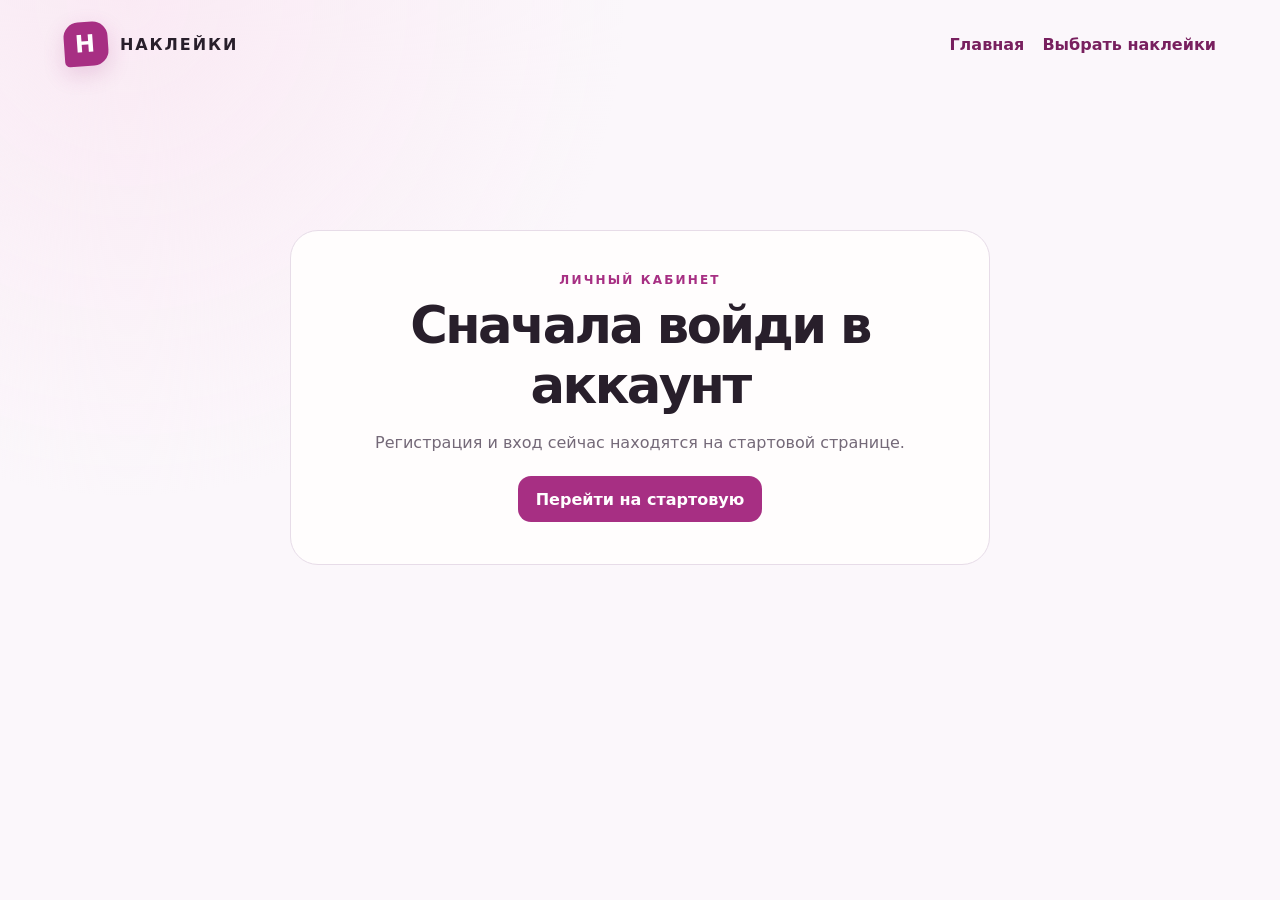
<file: account.html>
<!DOCTYPE html>
<html lang="ru">
<head>
  <meta charset="UTF-8">
  <meta name="viewport" content="width=device-width, initial-scale=1">
  <meta name="description" content="Личный кабинет покупателя наклеек.">
  <title>Личный кабинет — Наклейки</title>
  <link rel="stylesheet" href="account.css?v=20261018-3">
  <script src="layout.js?v=20261018-2" defer></script>
  <script src="local-store.js?v=20261018-3" defer></script>
  <script src="account.js?v=20261018-6" defer></script>
</head>
<body>
  <header class="cabinet-header">
    <a class="brand" href="index.html" aria-label="Наклейки — на главную">
      <span class="brand-mark" aria-hidden="true">Н</span>
      <span>НАКЛЕЙКИ</span>
    </a>
    <nav aria-label="Основная навигация">
      <a href="index.html">Главная</a>
      <a href="index.html#sections">Выбрать наклейки</a>
      <button id="cabinet-logout" type="button" hidden>Выйти</button>
    </nav>
  </header>

  <main>
    <section id="signed-out-view" class="signed-out" hidden>
      <p class="eyebrow">ЛИЧНЫЙ КАБИНЕТ</p>
      <h1>Сначала войди в аккаунт</h1>
      <p>Регистрация и вход сейчас находятся на стартовой странице.</p>
      <a class="primary-link" href="index.html">Перейти на стартовую</a>
    </section>

    <div id="cabinet-view" hidden>
      <section class="profile-card" aria-labelledby="cabinet-title">
        <span id="cabinet-avatar" class="profile-avatar" aria-hidden="true">Я</span>
        <div>
          <p class="eyebrow">ЛИЧНЫЙ КАБИНЕТ</p>
          <h1 id="cabinet-title">Мой аккаунт</h1>
          <p id="cabinet-email" class="muted"></p>
        </div>
      </section>

      <div class="cabinet-layout">
        <nav class="cabinet-menu" aria-label="Разделы личного кабинета">
          <a class="is-current" href="#current-order">Текущий заказ <span id="menu-order-count">0</span></a>
          <a href="#cart-orders">Корзина <span id="menu-cart-count">0</span></a>
          <a href="#my-orders">Мои заказы <small>после оплаты</small></a>
          <a href="#addresses">Адреса <span id="menu-address-count">0</span></a>
          <a href="#my-collection">Моя коллекция <small>скоро</small></a>
          <a href="#favorites">Избранное <span id="menu-favorites-count">0</span></a>
        </nav>

        <section id="current-order" class="order-card" aria-labelledby="order-title">
          <div class="order-card-heading">
            <div>
              <p class="eyebrow">ЛИСТ-МАКЕТ</p>
              <h2 id="order-title">Текущий заказ</h2>
            </div>
            <p id="order-updated" class="muted"></p>
          </div>

          <div id="cabinet-order-empty" class="empty-order" hidden>
            <p>На листе-макете пока нет наклеек.</p>
            <a class="primary-link" href="index.html#sections">Выбрать наклейки</a>
          </div>

          <div id="cabinet-order-content" hidden>
            <div id="cabinet-order-items" class="order-items"></div>
            <div class="order-total">
              <span id="cabinet-sticker-total"></span>
              <span id="cabinet-sheet-total"></span>
            </div>
            <div id="cabinet-address" class="saved-address" hidden>
              <strong>Адрес доставки</strong>
              <p></p>
            </div>
            <div class="order-actions">
              <a class="primary-link" href="catalog.html">Продолжить оформление заказа</a>
              <button id="save-order-to-cart" class="dark-secondary" type="button">Сохранить в корзине</button>
            </div>
          </div>
        </section>
      </div>

      <section id="cart-orders" class="drafts-section" aria-labelledby="cart-orders-title">
        <div class="drafts-heading">
          <div><p class="eyebrow">КОРЗИНА</p><h2 id="cart-orders-title">Заказы в корзине</h2></div>
          <p>Здесь можно открыть, переименовать или удалить сохранённый заказ.</p>
        </div>
        <p id="cart-orders-message" class="favorites-message" role="status" aria-live="polite"></p>
        <div id="cart-orders-empty" class="drafts-empty">Корзина пока пуста.</div>
        <div id="cart-orders-list" class="drafts-list"></div>
      </section>

      <section id="favorites" class="drafts-section favorites-section" aria-labelledby="favorites-title">
        <div class="drafts-heading">
          <div><p class="eyebrow">СОХРАНЁННЫЕ НАКЛЕЙКИ</p><h2 id="favorites-title">Избранное</h2></div>
          <p>Выбирай размер здесь или открой наклейку в каталоге, чтобы рассмотреть и настроить её.</p>
        </div>
        <div class="favorites-order-bar">
          <fieldset><legend>Размер для добавления</legend><div id="favorite-sizes" class="favorite-sizes"></div></fieldset>
          <div class="favorites-order-actions"><button id="add-all-favorites" class="primary-button" type="button">Добавить все в заказ</button><a id="favorites-to-layout" class="layout-shortcut" href="catalog.html" hidden>Перейти к листу-макету →</a></div>
        </div>
        <p id="favorites-message" class="favorites-message" role="status" aria-live="polite"></p>
        <div id="favorites-empty" class="drafts-empty">В избранном пока ничего нет. Нажми сердечко на наклейке в каталоге.</div>
        <div id="favorites-list" class="favorites-list"></div>
      </section>

      <section id="my-orders" class="drafts-section" aria-labelledby="my-orders-title">
        <div class="drafts-heading">
          <div><p class="eyebrow">ПОКУПКИ</p><h2 id="my-orders-title">Мои заказы</h2></div>
          <p>После оплаты заказ исчезнет из корзины и появится здесь.</p>
        </div>
        <div class="collection-placeholder">
          <span class="collection-placeholder-mark" aria-hidden="true">✓</span>
          <h3>Оплаченных заказов пока нет</h3>
          <p>Здесь будут храниться состав, статус и сведения об оплаченных заказах.</p>
        </div>
      </section>

      <section id="addresses" class="drafts-section" aria-labelledby="addresses-title">
        <div class="drafts-heading">
          <div><p class="eyebrow">ДОСТАВКА</p><h2 id="addresses-title">Сохранённые адреса</h2></div>
          <div class="addresses-heading-action"><p>Добавь адрес здесь или сохрани его во время оформления заказа.</p><button id="open-address-form" class="cabinet-action" type="button">Добавить адрес</button></div>
        </div>
        <form id="cabinet-address-form" class="cabinet-address-form" hidden>
          <p><span class="required-mark">*</span> — обязательные поля</p>
          <div class="cabinet-address-grid">
            <label class="address-wide" for="cabinet-recipient">Получатель: фамилия, имя и отчество <span class="required-mark">*</span><input id="cabinet-recipient" autocomplete="name" maxlength="150" placeholder="Иванов Иван Иванович" required></label>
            <label class="address-wide" for="cabinet-phone">Телефон <span class="optional-mark">необязательно</span><input id="cabinet-phone" type="tel" autocomplete="tel" inputmode="tel" maxlength="30" placeholder="+7 900 000-00-00"></label>
            <label for="cabinet-country">Страна <span class="required-mark">*</span><input id="cabinet-country" autocomplete="country-name" maxlength="80" required></label>
            <label for="cabinet-postal-code">Почтовый индекс <span class="required-mark">*</span><input id="cabinet-postal-code" autocomplete="postal-code" inputmode="numeric" maxlength="20" required></label>
            <label for="cabinet-region">Область / регион <span class="optional-mark">необязательно</span><input id="cabinet-region" autocomplete="address-level1" maxlength="100"></label>
            <label for="cabinet-city">Город / населённый пункт <span class="required-mark">*</span><input id="cabinet-city" autocomplete="address-level2" maxlength="100" required></label>
            <label class="address-wide" for="cabinet-street">Улица <span class="required-mark">*</span><input id="cabinet-street" autocomplete="street-address" maxlength="140" required></label>
            <label for="cabinet-house">Дом / корпус <span class="required-mark">*</span><input id="cabinet-house" maxlength="30" required></label>
            <label for="cabinet-apartment">Квартира / офис <span class="optional-mark">необязательно</span><input id="cabinet-apartment" maxlength="30"></label>
            <label class="address-wide" for="cabinet-comment">Комментарий <span class="optional-mark">необязательно</span><textarea id="cabinet-comment" rows="2" maxlength="300"></textarea></label>
          </div>
          <div class="address-form-actions"><button class="primary-button" type="submit">Сохранить адрес</button><button id="cancel-address-form" class="plain-button" type="button">Отмена</button></div>
        </form>
        <div id="addresses-empty" class="drafts-empty">Сохранённых адресов пока нет.</div>
        <div id="addresses-list" class="addresses-list"></div>
      </section>

      <section id="my-collection" class="drafts-section" aria-labelledby="my-collection-title">
        <div class="drafts-heading">
          <div><p class="eyebrow">ЭКСКЛЮЗИВНЫЕ КАРТОЧКИ</p><h2 id="my-collection-title">Моя коллекция</h2></div>
          <p>Здесь будут храниться эксклюзивные карточки, открытые для твоего аккаунта.</p>
        </div>
        <div class="collection-placeholder">
          <span class="collection-placeholder-mark" aria-hidden="true">✦</span>
          <h3>Коллекция пока пуста</h3>
          <p>Карточки появятся здесь после подключения механики коллекционирования.</p>
        </div>
      </section>

      <section class="future-grid" aria-label="Будущие разделы кабинета">
        <article><span>01</span><h2>История заказов</h2><p>После подключения оплаты здесь появятся завершённые заказы.</p></article>
      </section>
    </div>
  </main>

  <dialog id="account-order-switch-dialog" aria-labelledby="account-order-switch-title">
    <p class="eyebrow">ПЕРЕКЛЮЧЕНИЕ ЗАКАЗА</p>
    <h2 id="account-order-switch-title">Сохранить текущий заказ?</h2>
    <p id="account-order-switch-copy"></p>
    <p id="account-order-switch-limit" class="favorites-message" hidden></p>
    <div class="dialog-actions"><button id="account-order-switch-save" class="primary-button" type="button">Сохранить и открыть</button><button id="account-order-switch-discard" class="danger-button" type="button">Удалить и открыть</button><button id="account-order-switch-cancel" class="plain-button" type="button">Остаться на текущем</button></div>
  </dialog>

  <dialog id="cart-name-dialog" aria-labelledby="cart-name-title">
    <button class="dialog-close" type="button" data-close-dialog aria-label="Закрыть">×</button>
    <p class="eyebrow">КОРЗИНА</p>
    <h2 id="cart-name-title">Переименовать заказ</h2>
    <form id="cart-name-form">
      <label for="cart-name">Название</label>
      <input id="cart-name" type="text" maxlength="60" required>
      <div class="dialog-actions"><button class="primary-button" type="submit">Сохранить</button><button class="plain-button" type="button" data-close-dialog>Отмена</button></div>
    </form>
  </dialog>

  <dialog id="delete-cart-dialog" aria-labelledby="delete-cart-title">
    <button class="dialog-close" type="button" data-close-dialog aria-label="Закрыть">×</button>
    <p class="eyebrow">УДАЛЕНИЕ</p>
    <h2 id="delete-cart-title">Удалить заказ?</h2>
    <p id="delete-cart-copy"></p>
    <div class="dialog-actions"><button id="confirm-delete-cart" class="danger-button" type="button">Удалить из корзины</button><button class="plain-button" type="button" data-close-dialog>Отмена</button></div>
  </dialog>

  <dialog id="delete-address-dialog" aria-labelledby="delete-address-title">
    <button class="dialog-close" type="button" data-close-dialog aria-label="Закрыть">×</button>
    <p class="eyebrow">АДРЕС</p>
    <h2 id="delete-address-title">Удалить сохранённый адрес?</h2>
    <p id="delete-address-copy"></p>
    <div class="dialog-actions"><button id="confirm-delete-address" class="danger-button" type="button">Удалить</button><button class="plain-button" type="button" data-close-dialog>Отмена</button></div>
  </dialog>
</body>
</html>
</file>
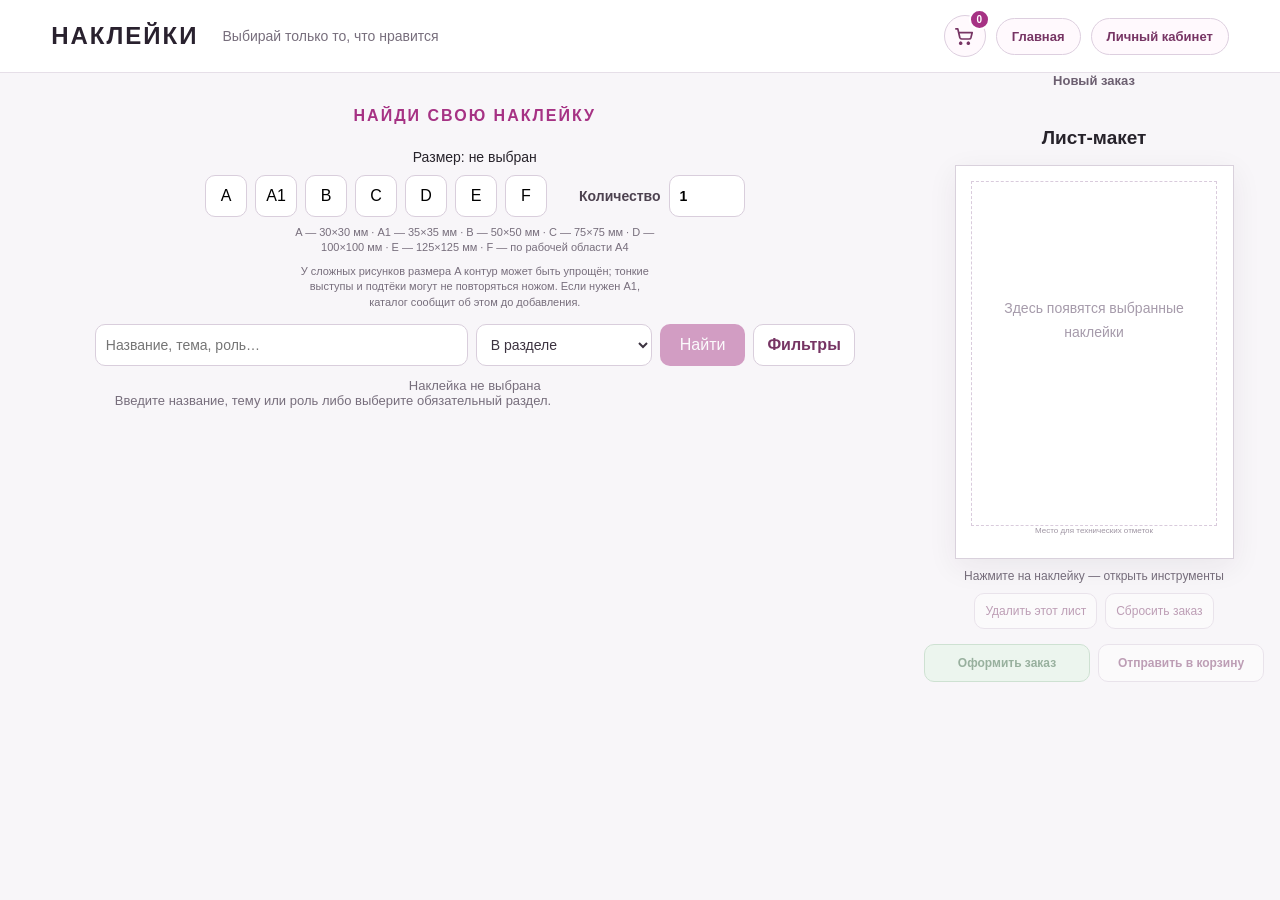
<file: catalog.html>
<!DOCTYPE html>
<html lang="ru">
<head>
<meta charset="UTF-8"><meta name="viewport" content="width=device-width, initial-scale=1">
<title>Каталог — Наклейки</title>
<link rel="stylesheet" href="catalog.css?v=20261018-2"><script src="layout.js?v=20261018-2" defer></script><script src="catalog-search.js?v=20261017-2" defer></script><script src="catalog-ranking.js?v=20261017-1" defer></script><script src="catalog-state.js?v=20261017-1" defer></script><script src="local-store.js?v=20261018-3" defer></script><script src="catalog.js?v=20261018-6" defer></script>
</head>
<body>
<header>
<a href="index.html">НАКЛЕЙКИ</a><span>Выбирай только то, что нравится</span>
<nav class="catalog-account" aria-label="Навигация по сайту">
<section id="order-summary" class="header-cart" aria-label="Корзина">
<button id="order-toggle" class="cart-button" type="button" aria-expanded="false" aria-controls="order-details" aria-label="Показать состав корзины">
<svg viewBox="0 0 24 24" aria-hidden="true"><path d="M3 4h2l2.1 9.1a2 2 0 0 0 2 1.5h7.7a2 2 0 0 0 1.9-1.4L20 8H6.2M9 19a1 1 0 1 0 0 .01M17 19a1 1 0 1 0 0 .01"/></svg>
<span id="cart-count" class="cart-count">0</span>
</button>
<div id="order-details" hidden><button id="order-close" class="cart-close" type="button" aria-label="Закрыть корзину">×</button><h2>Заказы в корзине</h2><p class="cart-help">Открой заказ, чтобы продолжить редактирование.<br><span>Пока для примера: 250 ₽ за один лист.</span></p><div id="order-items"></div><a id="cart-all-orders" class="cart-all-orders" href="account.html#cart-orders" hidden aria-label="Посмотреть все заказы в личном кабинете">•••</a></div>
</section>
<a href="index.html">Главная</a><a href="account.html">Личный кабинет</a>
</nav>
</header>
<main id="workspace">
<section id="catalog">
<h1 class="eyebrow">НАЙДИ СВОЮ НАКЛЕЙКУ</h1>
<div class="selection-panel">
<div class="controls"><fieldset><legend>Размер: <span id="selectedSizeText">не выбран</span></legend><div class="size-quantity-row"><div id="sizes"></div><label class="quantity-control" for="quantity"><span>Количество</span><input id="quantity" type="number" min="1" step="1" value="1" inputmode="numeric" aria-describedby="selected-sticker message"></label></div><p class="size-note">A — 30×30 мм · A1 — 35×35 мм · B — 50×50 мм · C — 75×75 мм · D — 100×100 мм · E — 125×125 мм · F — по рабочей области A4</p><p class="size-note">У сложных рисунков размера A контур может быть упрощён; тонкие выступы и подтёки могут не повторяться ножом. Если нужен A1, каталог сообщит об этом до добавления.</p></fieldset></div>
<section class="catalog-search" aria-label="Поиск по каталогу">
<div class="catalog-search-primary">
<label class="search-control" for="search-query"><span class="visually-hidden">Поиск</span><input id="search-query" type="search" placeholder="Название, тема, роль…" autocomplete="off" aria-controls="sticker-grid" aria-describedby="search-status"></label>
<label class="search-scope-control" for="search-scope"><span class="visually-hidden">Область поиска</span><select id="search-scope" aria-label="Область поиска"><option value="selection">В разделе</option><option value="all">Во всём каталоге</option></select></label>
<button id="apply-search" class="primary filter-apply" type="button" disabled>Найти</button>
<button id="filter-toggle" class="filter-toggle" type="button" aria-expanded="false" aria-controls="catalog-filters">Фильтры<span id="filter-count" hidden></span></button>
</div>
<div id="catalog-filters" class="catalog-filters" hidden aria-label="Фильтры каталога">
<p class="filter-hint">Сначала выберите раздел — после этого станут доступны остальные фильтры.</p>
<div class="filter-grid">
<label class="filter-control filter-section-control" for="filter-section">Раздел <span aria-hidden="true">*</span><select id="filter-section" required aria-required="true"><option value="">Выберите раздел</option></select></label>
<label class="filter-control" for="filter-character">Персонаж<select id="filter-character" disabled><option value="">Все персонажи</option></select></label>
<label class="filter-control" for="filter-role">Роль<select id="filter-role" disabled><option value="">Все роли</option></select></label>
<label class="filter-control" for="filter-mood">Настроение<select id="filter-mood" disabled><option value="">Все настроения</option></select></label>
</div>
<div class="filter-actions"><button id="clear-filters" class="filter-reset" type="button" disabled>Сбросить</button><button id="apply-filters" class="primary" type="button" disabled>Показать наклейки</button></div>
</div>
</section>
<p id="selected-sticker" class="selected-sticker" role="status"></p>
<div class="results-toolbar"><div id="active-filter-chips" class="active-filter-chips" aria-label="Активные фильтры"></div><select id="sort-results" hidden aria-hidden="true" tabindex="-1"><option value="relevance">по соответствию</option><option value="name">по названию</option><option value="catalog">по каталогу</option></select></div>
<p id="search-status" class="search-status" role="status" aria-live="polite"></p>
<p class="search-alternative"><button id="search-all-suggestion" class="secondary" type="button" hidden></button></p>
</div>
<p id="message" role="status" aria-live="polite"></p>
<div id="sticker-grid" class="sticker-grid" aria-label="Наклейки"></div>
<div class="more-results"><button id="show-more-results" class="secondary" type="button" hidden>Показать ещё</button></div>
</section>
<aside>
<div class="side-panels">
<section id="sheet-panel"><p id="active-order-name" class="active-order-name" role="status" aria-live="polite"><span id="active-order-title">Новый заказ</span><span id="active-order-dirty" hidden>Есть несохранённые изменения</span></p><div class="sheet-heading"><h2 id="sheet-title">Лист-макет</h2><span id="sheet-count"></span></div>
<div id="sheet-layout" aria-label="Лист-макет"></div><p class="muted hint">Нажмите на наклейку — открыть инструменты</p>
<div class="sheet-actions"><button id="delete-sheet" class="secondary" disabled>Удалить этот лист</button><button id="reset-order" class="secondary" disabled>Сбросить заказ</button></div>
<div id="delete-confirmation" hidden role="region" aria-label="Подтверждение удаления листа"><p id="delete-warning" role="alert"></p><div class="dialog-actions"><button id="confirm-delete-sheet" class="primary">Да, удалить лист</button><button id="cancel-delete-sheet" class="secondary">Отмена</button></div></div>
<nav id="sheet-list" aria-label="Остальные листы"></nav>
<div class="layout-order-actions"><button id="layout-checkout" class="checkout-light" type="button" disabled>Оформить заказ</button><button id="send-to-cart" class="secondary" type="button" disabled>Отправить в корзину</button></div>
</section></div></aside>
</main>
<section id="sticker-inspector" class="sticker-inspector" hidden role="dialog" aria-label="Действия с наклейкой">
<nav class="inspector-tools" aria-label="Инструменты наклейки">
<button id="inspector-delete" class="inspector-tool inspector-delete" type="button" aria-label="Удалить наклейку" aria-expanded="false" title="Удалить">×</button>
<button id="inspector-settings" class="inspector-tool inspector-settings" type="button" aria-label="Размер и количество" aria-expanded="false" title="Размер и количество"><svg viewBox="0 0 24 24" aria-hidden="true"><path d="M14.7 6.3a4 4 0 0 0-5-5L11.8 3.4 9.4 5.8 7.3 3.7a4 4 0 0 0 5 5L4 17l3 3 8.3-8.3a4 4 0 0 0 5-5l-2.1 2.1-2.4-2.4 2.1-2.1Z"/></svg></button>
<button id="inspector-add-one" class="inspector-tool inspector-add-one" type="button" aria-label="Добавить ещё одну такую же наклейку" title="Добавить такую же">+</button>
<button id="inspector-more" class="inspector-tool inspector-more" type="button" aria-label="Другие настройки" title="Другие настройки">•••</button>
<button id="inspector-info" class="inspector-tool inspector-info" type="button" aria-label="Сведения о наклейке" aria-expanded="false" title="Сведения о наклейке">i</button>
</nav>
<div class="inspector-card">
<img id="inspector-image" alt="" draggable="false"><strong id="inspector-name"></strong><span id="inspector-summary"></span>
<section id="inspector-settings-panel" class="inspector-panel inspector-settings-panel" hidden aria-label="Размер и количество">
<div class="inspector-scope" aria-label="Область изменения"><button id="scope-one" type="button" aria-pressed="true">По количеству</button><button id="scope-all" type="button" aria-pressed="false"></button></div>
<div class="inspector-size-editor"><span>Размер</span><div id="inspector-sizes" aria-label="Новый размер наклейки"></div></div>
<label for="inspector-quantity">Сколько изменить<input id="inspector-quantity" type="number" min="1" step="1" inputmode="numeric"></label>
<button id="inspector-apply" class="inspector-apply" type="button">Применить</button>
<p id="inspector-message" role="status" aria-live="polite"></p>
</section>
<section id="inspector-delete-panel" class="inspector-panel inspector-delete-panel" hidden aria-label="Подтверждение удаления">
<strong>Удалить только эту наклейку?</strong><div><button id="inspector-confirm-delete" type="button">Удалить</button><button id="inspector-cancel-delete" type="button">Отмена</button></div>
</section>
<section id="inspector-info-panel" class="inspector-panel inspector-info-panel" hidden aria-label="Сведения о наклейке">
<dl>
<div><dt>Раздел</dt><dd id="inspector-info-section"></dd></div>
<div><dt>Персонаж</dt><dd id="inspector-info-character"></dd></div>
<div><dt>Размер</dt><dd id="inspector-info-size"></dd></div>
<div><dt>В заказе</dt><dd id="inspector-info-count"></dd></div>
<div><dt>Лист</dt><dd id="inspector-info-sheet"></dd></div>
<div><dt>Обработка</dt><dd id="inspector-info-effects"></dd></div>
</dl>
<button id="inspector-find-catalog" type="button">Найти в каталоге</button>
</section>
</div>
</section>
<div id="addition-feedback" class="addition-feedback" data-context="page" hidden role="status" aria-live="polite"><span id="addition-feedback-text"></span><button id="undo-addition" type="button">Отменить</button></div>
<dialog id="preview" aria-labelledby="preview-title">
<button id="close-preview" class="close" type="button" aria-label="Закрыть увеличенный просмотр">×</button>
<div class="preview-stage">
<button id="preview-previous" class="preview-arrow preview-arrow-previous" type="button" aria-label="Предыдущая наклейка">‹</button>
<img id="preview-image" alt="Увеличенный просмотр наклейки" draggable="false">
<button id="preview-next" class="preview-arrow preview-arrow-next" type="button" aria-label="Следующая наклейка">›</button>
</div>
<div class="preview-details">
<div><h2 id="preview-title"></h2><p id="preview-position" class="muted" aria-live="polite"></p></div>
<div class="preview-details-actions"><button id="preview-character" class="secondary preview-character" type="button" hidden></button><button id="preview-favorite" class="favorite-toggle preview-favorite" type="button" aria-pressed="false" aria-label="Добавить наклейку в избранное" title="Добавить в избранное">♡</button></div>
</div>
<aside class="preview-editor-dock" aria-label="Редактирование изображения">
<button id="preview-editor-toggle" class="preview-editor-toggle" type="button" aria-expanded="false" aria-controls="preview-effects-controls" title="Редактировать изображение" aria-label="Открыть редактор изображения"><svg viewBox="0 0 24 24" aria-hidden="true"><path d="M14.7 6.3a4 4 0 0 0-5-5L11.8 3.4 9.4 5.8 7.3 3.7a4 4 0 0 0 5 5L4 17l3 3 8.3-8.3a4 4 0 0 0 5-5l-2.1 2.1-2.4-2.4 2.1-2.1Z"/></svg></button>
<section id="preview-effects-controls" class="preview-effects-controls" hidden aria-label="Обработка изображения">
<div class="preview-edit-effects">
<button id="edit-mirror" type="button" aria-pressed="false">Зеркально</button>
<button id="edit-grayscale" type="button" aria-pressed="false">Ч/Б</button>
<button id="edit-sepia" type="button" aria-pressed="false">Сепия</button>
<button id="edit-brightness" type="button" aria-pressed="false">Светлее</button>
<button id="edit-saturation" type="button" aria-pressed="false">Насыщеннее</button>
<button id="edit-reset" type="button">Сбросить эффекты</button>
</div>
<p id="preview-effects-scope" class="muted"></p>
</section>
</aside>
<div id="preview-order-controls" class="preview-order-controls" aria-label="Параметры добавления наклейки">
<fieldset><legend>Размер</legend><div id="preview-sizes" class="preview-sizes"></div><p class="size-note">У сложных рисунков размера A контур может быть упрощён; тонкие выступы и подтёки могут не повторяться ножом.</p></fieldset>
<label for="preview-quantity">Количество<input id="preview-quantity" type="number" min="1" max="20" step="1" inputmode="numeric" autocomplete="off"></label>
<button id="preview-add" class="primary" type="button">Добавить</button>
<p id="preview-message" role="status"></p>
</div>
</dialog>
<dialog id="checkout-dialog" aria-labelledby="checkout-title">
<div class="checkout-header"><h2 id="checkout-title">Проверка заказа</h2><button id="close-checkout" class="close" type="button" aria-label="Закрыть проверку заказа">×</button></div>
<form id="checkout-form">
<div class="checkout-top">
<section aria-labelledby="checkout-items-title"><h3 id="checkout-items-title">Состав заказа</h3><div id="checkout-items"></div><p id="checkout-totals" class="checkout-totals"></p></section>
<section aria-labelledby="delivery-title">
<h3 id="delivery-title">Почтовый адрес</h3>
<label id="saved-address-field" class="saved-address-field" for="saved-address" hidden>Сохранённый адрес<select id="saved-address"><option value="">Заполнить новый адрес</option></select></label>
<div class="address-grid">
<label class="address-wide" for="delivery-recipient">Получатель: фамилия, имя и отчество <span class="required-mark">*</span><input id="delivery-recipient" autocomplete="name" maxlength="150" placeholder="Иванов Иван Иванович" required></label>
<label class="address-wide" for="delivery-phone">Телефон <span class="optional-mark">необязательно</span><input id="delivery-phone" type="tel" autocomplete="tel" inputmode="tel" maxlength="30" placeholder="+7 900 000-00-00"></label>
<label for="delivery-country">Страна <span class="required-mark">*</span><input id="delivery-country" autocomplete="country-name" maxlength="80" required></label>
<label for="delivery-postal-code">Почтовый индекс <span class="required-mark">*</span><input id="delivery-postal-code" autocomplete="postal-code" inputmode="numeric" maxlength="20" required></label>
<label for="delivery-region">Область / регион <span class="optional-mark">необязательно</span><input id="delivery-region" autocomplete="address-level1" maxlength="100"></label>
<label for="delivery-city">Город / населённый пункт <span class="required-mark">*</span><input id="delivery-city" autocomplete="address-level2" maxlength="100" required></label>
<label class="address-wide" for="delivery-street">Улица <span class="required-mark">*</span><input id="delivery-street" autocomplete="street-address" maxlength="140" required></label>
<label for="delivery-house">Дом / корпус <span class="required-mark">*</span><input id="delivery-house" maxlength="30" required></label>
<label for="delivery-apartment">Квартира / офис <span class="optional-mark">необязательно</span><input id="delivery-apartment" maxlength="30"></label>
<label class="address-wide" for="delivery-comment">Комментарий <span class="optional-mark">необязательно</span><textarea id="delivery-comment" rows="2" maxlength="300"></textarea></label>
</div>
<label id="save-address-field" class="save-address-field" hidden><input id="save-address" type="checkbox">Сохранить этот адрес в личном кабинете</label>
<p class="muted">Пока адрес сохраняется только в этом браузере и никуда не отправляется.</p>
</section>
</div>
<section class="checkout-sheets-section" aria-labelledby="checkout-sheets-title"><h3 id="checkout-sheets-title">Листы заказа</h3><p class="muted checkout-sheets-hint">Нажмите на наклейку, чтобы открыть инструменты.</p><div id="checkout-sheets"></div></section>
<div class="checkout-actions"><button id="back-to-layout" class="secondary" type="button">Вернуться к макету</button><button class="primary" type="submit">Проверить заполнение</button></div>
<p id="checkout-feedback" role="status" aria-live="polite"></p>
</form>
</dialog>
<dialog id="overflow-dialog" aria-labelledby="overflow-title" aria-describedby="overflow-message overflow-next">
<h2 id="overflow-title">Не все наклейки поместились</h2>
<p id="overflow-message"></p><p id="overflow-next">В заказ добавлено всё, что удалось разместить в пределах десяти листов. Сохраните его в корзине и продолжите с новым листом-макетом — оплачивать заказ для этого не нужно.</p>
<div class="dialog-actions"><button id="overflow-checkout" class="primary" type="button">Оформить заказ</button><button id="overflow-save-cart" class="secondary" type="button">Сохранить в корзине и продолжить</button><button id="close-overflow" class="secondary" type="button">Вернуться к каталогу</button></div>
</dialog>
<dialog id="cart-rename-dialog" class="cart-action-dialog" aria-labelledby="cart-rename-title">
<form id="cart-rename-form"><h2 id="cart-rename-title">Переименовать заказ</h2><label for="cart-rename-input">Название<input id="cart-rename-input" maxlength="80" autocomplete="off" required></label><div class="dialog-actions"><button class="primary" type="submit">Сохранить</button><button id="cart-rename-cancel" class="secondary" type="button">Отмена</button></div></form>
</dialog>
<dialog id="cart-delete-dialog" class="cart-action-dialog" aria-labelledby="cart-delete-title">
<h2 id="cart-delete-title">Удалить заказ?</h2><p id="cart-delete-text"></p><div class="dialog-actions"><button id="cart-delete-confirm" class="primary danger" type="button">Удалить</button><button id="cart-delete-cancel" class="secondary" type="button">Отмена</button></div>
</dialog>
<dialog id="order-switch-dialog" class="cart-action-dialog" aria-labelledby="order-switch-title">
<h2 id="order-switch-title">Сохранить текущий заказ?</h2><p id="order-switch-copy"></p><p id="order-switch-limit" hidden><span id="order-switch-limit-text"></span> <a href="account.html#cart-orders">Перейти в корзину</a></p><div class="dialog-actions"><button id="order-switch-save" class="primary" type="button">Сохранить и открыть</button><button id="order-switch-discard" class="secondary danger-text" type="button">Удалить и открыть</button><button id="order-switch-cancel" class="secondary" type="button">Остаться на текущем</button></div>
</dialog>
<dialog id="reset-order-dialog" class="cart-action-dialog" aria-labelledby="reset-order-title">
<h2 id="reset-order-title">Сбросить заказ?</h2><p id="reset-order-text"></p><div class="dialog-actions"><button id="reset-order-confirm" class="primary danger" type="button">Сбросить заказ</button><button id="reset-order-cancel" class="secondary" type="button">Вернуться к заказу</button></div>
</dialog>
<dialog id="cart-full-dialog" class="cart-action-dialog" aria-labelledby="cart-full-title">
<h2 id="cart-full-title">Корзина заполнена</h2><p id="cart-full-copy"></p><div class="dialog-actions"><a id="cart-full-open" class="primary favorite-auth-link" href="account.html#cart-orders">Перейти в корзину</a><button id="cart-full-stay" class="secondary" type="button">Остаться в каталоге</button></div>
</dialog>
<dialog id="favorite-auth-dialog" class="favorite-auth-dialog" aria-labelledby="favorite-auth-title">
<button id="favorite-auth-close" class="close" type="button" aria-label="Закрыть">×</button>
<p class="eyebrow">ИЗБРАННОЕ</p><h2 id="favorite-auth-title">Войди в аккаунт</h2>
<p>Избранное доступно зарегистрированным пользователям и сохраняется в личном кабинете.</p>
<div class="dialog-actions"><a id="favorite-login-link" class="primary favorite-auth-link" href="index.html?account=login">Войти</a><a id="favorite-register-link" class="secondary favorite-auth-link" href="index.html?account=register">Создать аккаунт</a></div>
</dialog>
</body></html>
</file>
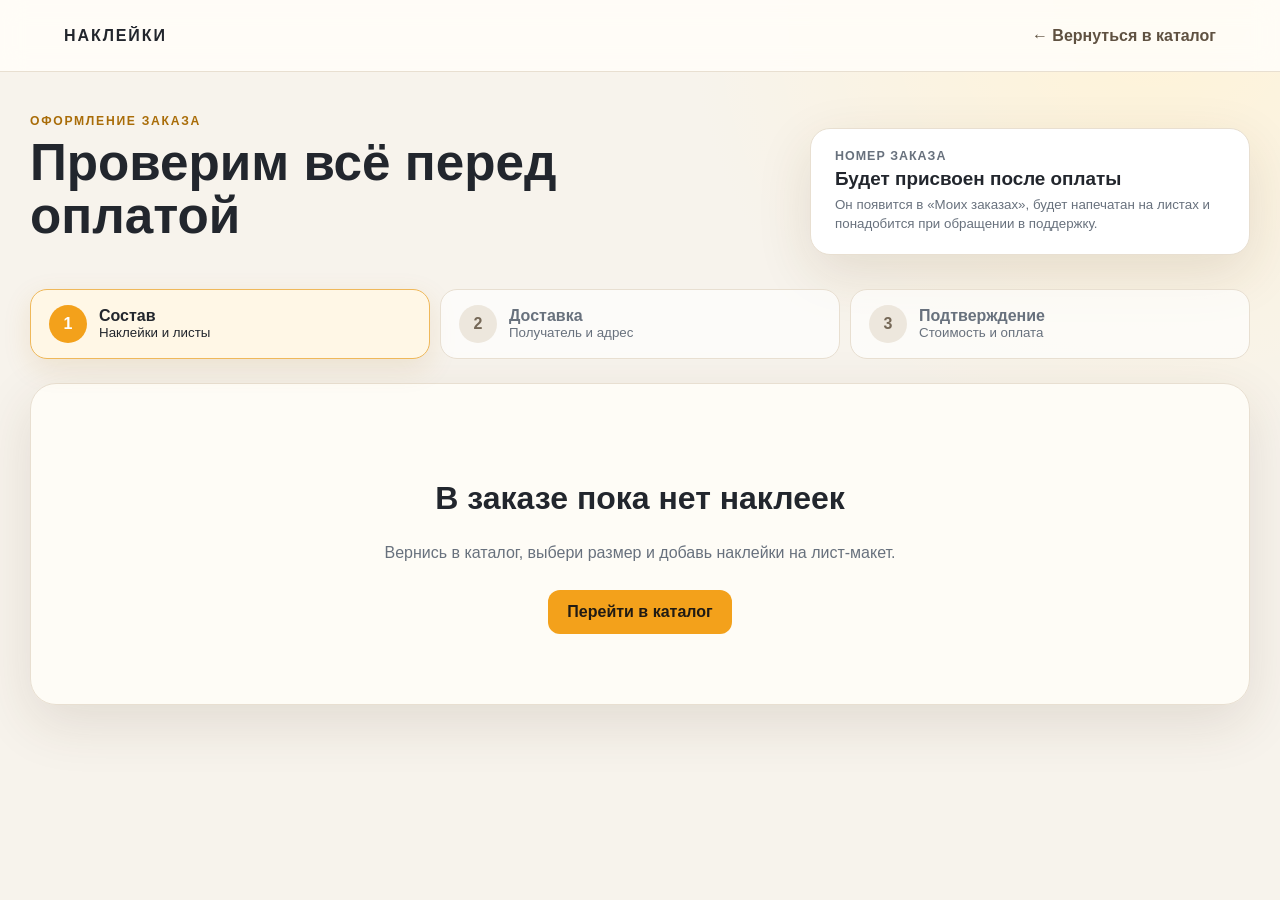
<file: checkout.html>
<!DOCTYPE html>
<html lang="ru">
<head>
  <meta charset="UTF-8">
  <meta name="viewport" content="width=device-width, initial-scale=1">
  <meta name="description" content="Проверка состава заказа, адреса доставки и итоговой стоимости.">
  <title>Оформление заказа — Наклейки</title>
  <link rel="stylesheet" href="checkout.css?v=20261018-3">
  <script src="layout.js?v=20261018-2" defer></script>
  <script src="local-store.js?v=20261018-3" defer></script>
  <script src="checkout.js?v=20261018-2" defer></script>
</head>
<body>
  <header class="checkout-header">
    <a class="brand" href="index.html">НАКЛЕЙКИ</a>
    <a class="return-link" href="catalog.html">← Вернуться в каталог</a>
  </header>

  <main>
    <section class="checkout-intro" aria-labelledby="checkout-title">
      <div><p class="eyebrow">ОФОРМЛЕНИЕ ЗАКАЗА</p><h1 id="checkout-title">Проверим всё перед оплатой</h1><p id="working-order-name" class="working-order-name"></p></div>
      <div class="public-order-id"><span>Номер заказа</span><strong>Будет присвоен после оплаты</strong><small>Он появится в «Моих заказах», будет напечатан на листах и понадобится при обращении в поддержку.</small></div>
    </section>

    <nav class="checkout-steps" aria-label="Этапы оформления">
      <button type="button" data-step-button="1"><span>1</span><strong>Состав</strong><small>Наклейки и листы</small></button>
      <button type="button" data-step-button="2"><span>2</span><strong>Доставка</strong><small>Получатель и адрес</small></button>
      <button type="button" data-step-button="3"><span>3</span><strong>Подтверждение</strong><small>Стоимость и оплата</small></button>
    </nav>

    <section id="empty-order" class="empty-order" hidden>
      <h2>В заказе пока нет наклеек</h2>
      <p>Вернись в каталог, выбери размер и добавь наклейки на лист-макет.</p>
      <a class="primary-link" href="catalog.html">Перейти в каталог</a>
    </section>

    <section id="step-1" class="checkout-step" aria-labelledby="step-1-title">
      <div class="step-heading"><div><p class="eyebrow">ШАГ 1 ИЗ 3</p><h2 id="step-1-title">Состав заказа</h2></div><p>Проверь наклейки и расположение на листах. Для редактирования вернись к листу-макету.</p></div>
      <div class="summary-grid">
        <article><span>Наклеек</span><strong id="summary-stickers">0</strong></article>
        <article><span>Листов</span><strong id="summary-sheets">0</strong></article>
        <article><span>Предварительно</span><strong id="summary-price">0 ₽</strong></article>
      </div>
      <div class="composition-layout">
        <section class="composition-card" aria-labelledby="composition-title"><h3 id="composition-title">Что входит в заказ</h3><div id="composition-list"></div></section>
        <section class="sheets-card" aria-labelledby="sheets-title"><div class="sheets-heading"><h3 id="sheets-title">Листы заказа</h3><p>Нажми на наклейку, если хочешь удалить её из заказа.</p></div><div id="checkout-sheets" class="checkout-sheets"></div></section>
      </div>
      <div class="step-actions"><a class="secondary-link" href="catalog.html">Вернуться к листу-макету</a><button id="to-delivery" class="primary-button" type="button">Всё верно — перейти к доставке</button></div>
    </section>

    <section id="step-2" class="checkout-step" aria-labelledby="step-2-title" hidden>
      <div class="step-heading"><div><p class="eyebrow">ШАГ 2 ИЗ 3</p><h2 id="step-2-title">Адрес доставки</h2></div><p><span class="required-mark">*</span> — обязательные поля</p></div>

      <aside id="registration-offer" class="registration-offer" hidden>
        <div><strong>Хочешь сохранить адрес для следующих заказов?</strong><p>Зарегистрируйся — после возвращения сюда введённые данные останутся в текущем заказе.</p></div>
        <div><a id="checkout-register" class="primary-link" href="index.html">Зарегистрироваться</a><a id="checkout-login" class="text-link" href="index.html">У меня уже есть аккаунт</a></div>
      </aside>

      <form id="delivery-form" novalidate>
        <label id="saved-address-field" class="saved-address-field" hidden>Сохранённый адрес<select id="saved-address"><option value="">Заполнить новый адрес</option></select></label>
        <div class="address-grid">
          <label class="wide">Получатель: фамилия, имя и отчество <span class="required-mark">*</span><input id="delivery-recipient" autocomplete="name" maxlength="150" placeholder="Иванов Иван Иванович" required></label>
          <label class="wide">Телефон <span class="optional-mark">необязательно</span><input id="delivery-phone" type="tel" autocomplete="tel" inputmode="tel" maxlength="30" placeholder="+7 900 000-00-00"></label>
          <label>Страна <span class="required-mark">*</span><input id="delivery-country" autocomplete="country-name" maxlength="80" required></label>
          <label>Почтовый индекс <span class="required-mark">*</span><input id="delivery-postal-code" autocomplete="postal-code" inputmode="numeric" maxlength="20" required></label>
          <label>Область / регион <span class="optional-mark">необязательно</span><input id="delivery-region" autocomplete="address-level1" maxlength="100"></label>
          <label>Город / населённый пункт <span class="required-mark">*</span><input id="delivery-city" autocomplete="address-level2" maxlength="100" required></label>
          <label class="wide">Улица <span class="required-mark">*</span><input id="delivery-street" autocomplete="street-address" maxlength="140" required></label>
          <label>Дом / корпус <span class="required-mark">*</span><input id="delivery-house" maxlength="30" required></label>
          <label>Квартира / офис <span class="optional-mark">необязательно</span><input id="delivery-apartment" maxlength="30"></label>
          <label class="wide">Комментарий <span class="optional-mark">необязательно</span><textarea id="delivery-comment" rows="3" maxlength="300"></textarea></label>
        </div>
        <label id="save-address-field" class="save-address-field" hidden><input id="save-address" type="checkbox">Сохранить этот адрес в личном кабинете</label>
        <p id="address-feedback" class="form-feedback" role="status" aria-live="polite"></p>
        <div class="step-actions"><button class="secondary-button" type="button" data-go-step="1">Назад к составу</button><button class="primary-button" type="submit">Перейти к подтверждению</button></div>
      </form>
    </section>

    <section id="step-3" class="checkout-step" aria-labelledby="step-3-title" hidden>
      <div class="step-heading"><div><p class="eyebrow">ШАГ 3 ИЗ 3</p><h2 id="step-3-title">Подтверждение заказа</h2></div><p>Окончательная проверка перед переходом к оплате.</p></div>
      <div class="confirmation-grid">
        <section class="confirmation-card"><div class="confirmation-card-heading"><h3>Доставка</h3><button type="button" data-go-step="2">Изменить</button></div><p id="confirmation-recipient"></p><p id="confirmation-address"></p><p id="confirmation-phone" class="muted"></p></section>
        <section class="confirmation-card"><h3>Заказ</h3><dl><div><dt>Наклеек</dt><dd id="confirmation-stickers"></dd></div><div><dt>Листов</dt><dd id="confirmation-sheets"></dd></div><div><dt>Рабочее название</dt><dd id="confirmation-name"></dd></div><div><dt>Номер заказа</dt><dd>после оплаты</dd></div></dl></section>
        <section class="price-card"><h3>Стоимость</h3><dl><div><dt id="sheet-price-label">Листы</dt><dd id="sheet-price"></dd></div><div><dt>Доставка</dt><dd>будет рассчитана позже</dd></div><div class="total"><dt>Предварительно</dt><dd id="checkout-total"></dd></div></dl><p>Стоимость доставки и оплата будут подключены вместе с серверной частью сайта.</p></section>
      </div>
      <p id="payment-feedback" class="payment-feedback" role="status" aria-live="polite"></p>
      <div class="step-actions"><button class="secondary-button" type="button" data-go-step="2">Назад к адресу</button><button id="confirm-order" class="primary-button payment-button" type="button">Подтвердить данные</button></div>
    </section>
  </main>

  <dialog id="delete-sticker-dialog" aria-labelledby="delete-sticker-title">
    <button class="dialog-close" type="button" data-close-dialog aria-label="Закрыть">×</button>
    <p class="eyebrow">СОСТАВ ЗАКАЗА</p><h2 id="delete-sticker-title">Удалить эту наклейку?</h2><p id="delete-sticker-copy"></p>
    <div class="dialog-actions"><button id="confirm-delete-sticker" class="danger-button" type="button">Удалить</button><button class="secondary-button" type="button" data-close-dialog>Отмена</button></div>
  </dialog>
</body>
</html>
</file>
<file: account.css>
:root { font-family: Inter, ui-sans-serif, system-ui, -apple-system, BlinkMacSystemFont, "Segoe UI", sans-serif; color: #281f2b; background: #fbf7fb; --ink:#281f2b; --muted:#746978; --paper:#fffdfd; --line:#e7dce8; --accent:#a72f83; --accent-dark:#78205f; --accent-soft:#f5dfef; }
* { box-sizing: border-box; }
[hidden] { display: none !important; }
body { min-width: 320px; margin: 0; background: radial-gradient(circle at 10% 0, #faeaf4 0, transparent 31rem), #fbf7fb; }
a { color: inherit; }
button { font: inherit; cursor: pointer; }
a:focus-visible,button:focus-visible { outline: 3px solid #bd4b9d; outline-offset: 3px; }
.cabinet-header { display:flex; justify-content:space-between; align-items:center; gap:24px; max-width:1440px; margin:auto; padding:22px clamp(20px,5vw,72px); }
.brand { display:inline-flex; align-items:center; gap:12px; color:var(--ink); text-decoration:none; font-weight:900; letter-spacing:.12em; }
.brand-mark { display:grid; place-items:center; width:44px; height:44px; border-radius:15px 15px 15px 5px; color:white; background:var(--accent); font-size:24px; box-shadow:0 8px 22px #a72f8330; transform:rotate(-4deg); }
.cabinet-header nav { display:flex; align-items:center; gap:18px; }
.cabinet-header nav a { color:var(--accent-dark); text-decoration:none; font-weight:750; }
.cabinet-header nav button { padding:9px 14px; border:1px solid #d9bed1; border-radius:999px; color:var(--accent-dark); background:#fff9fd; }
main { max-width:1320px; margin:auto; padding:34px clamp(20px,5vw,72px) 80px; }
.eyebrow { margin:0 0 8px; color:var(--accent); font-size:12px; line-height:1.2; font-weight:850; letter-spacing:.18em; }
h1,h2,p { overflow-wrap:anywhere; }
h1 { margin:0; font-size:clamp(34px,4vw,56px); letter-spacing:-.05em; }
.muted { color:var(--muted); }
.profile-card { display:flex; align-items:center; gap:20px; padding:30px; border:1px solid #eaddea; border-radius:26px; background:#fffdfde8; box-shadow:0 18px 50px #54274712; }
.profile-card p:last-child { margin:8px 0 0; }
.profile-avatar { display:grid; flex:0 0 auto; width:72px; height:72px; place-items:center; border-radius:22px; color:white; background:var(--accent); font-size:28px; font-weight:850; }
.cabinet-layout { display:grid; grid-template-columns:260px minmax(0,1fr); gap:28px; margin-top:28px; align-items:start; }
.cabinet-menu { display:grid; gap:6px; padding:12px; border:1px solid var(--line); border-radius:20px; background:var(--paper); }
.cabinet-menu a,.cabinet-menu > span { display:flex; justify-content:space-between; gap:12px; padding:13px 14px; border-radius:12px; color:var(--muted); text-decoration:none; font-size:14px; }
.cabinet-menu .is-current { color:var(--accent-dark); background:var(--accent-soft); font-weight:800; }
.cabinet-menu small { color:#a598a6; }
.cabinet-menu a span { display:grid; min-width:24px; height:24px; place-items:center; padding:0 6px; border-radius:999px; color:white; background:var(--accent); font-size:11px; }
.order-card { min-height:330px; padding:clamp(24px,4vw,40px); border-radius:26px; color:white; background:#2c2230; }
.order-card .eyebrow { color:#f2a9da; }
.order-card .muted { color:#cdbfd0; }
.order-card-heading { display:flex; justify-content:space-between; align-items:end; gap:20px; padding-bottom:20px; border-bottom:1px solid #ffffff20; }
.order-card h2 { margin:0; font-size:clamp(28px,3vw,40px); letter-spacing:-.035em; }
.order-card-heading > p { margin:0; font-size:12px; }
.order-items { display:grid; gap:10px; margin:22px 0; }
.order-line { display:grid; grid-template-columns:minmax(0,1fr) auto; gap:14px; padding:13px 15px; border-radius:12px; background:#ffffff0c; }
.order-line strong { font-size:14px; }
.order-line span { color:#d9cddd; font-size:13px; }
.order-total { display:flex; flex-wrap:wrap; justify-content:space-between; gap:14px; padding:16px 0; border-top:1px solid #ffffff20; font-weight:800; }
.saved-address { margin:0 0 20px; padding:15px; border-radius:14px; background:#ffffff0c; }
.saved-address p { margin:8px 0 0; color:#ddd2df; white-space:pre-line; line-height:1.5; }
.order-actions { display:flex; flex-wrap:wrap; gap:10px; }
.primary-link { display:inline-flex; justify-content:center; align-items:center; min-height:46px; padding:11px 18px; border-radius:13px; color:white; background:var(--accent); text-decoration:none; font-weight:800; }
.primary-link:hover { background:var(--accent-dark); }
.dark-secondary { min-height:46px; padding:11px 18px; border:1px solid #ffffff35; border-radius:13px; color:white; background:transparent; font-weight:800; }
.dark-secondary:hover { background:#ffffff12; }
.empty-order { display:grid; justify-items:start; gap:18px; padding:38px 0 10px; }
.empty-order p { margin:0; color:#d9cddd; font-size:18px; }
.drafts-section { margin-top:28px; padding:clamp(24px,4vw,38px); border:1px solid var(--line); border-radius:26px; background:var(--paper); }
.drafts-heading { display:flex; justify-content:space-between; align-items:end; gap:24px; padding-bottom:20px; border-bottom:1px solid var(--line); }
.drafts-heading h2 { margin:0; font-size:clamp(28px,3vw,40px); letter-spacing:-.035em; }
.drafts-heading > p { max-width:430px; margin:0; color:var(--muted); font-size:13px; line-height:1.5; }
.drafts-empty { padding:34px 0 4px; color:var(--muted); text-align:center; }
.drafts-list { display:grid; grid-template-columns:repeat(auto-fill,minmax(260px,1fr)); gap:14px; margin-top:22px; }
.draft-card { position:relative; display:grid; grid-template-columns:92px minmax(0,1fr); gap:16px; padding:16px; border:1px solid var(--line); border-radius:18px; background:#fcf9fc; }
.draft-preview { position:relative; width:92px; min-height:130px; border:1px solid #d9d1dc; background:white; overflow:hidden; }
.draft-preview img { position:absolute; object-fit:contain; transform-origin:center; }
.draft-info { min-width:0; }
.draft-info h3 { margin:2px 0 6px; font-size:17px; }
.draft-meta { margin:0; color:var(--muted); font-size:12px; line-height:1.5; }
.draft-buttons { display:flex; flex-wrap:wrap; gap:7px; margin-top:14px; }
.draft-buttons button { padding:8px 10px; border:1px solid #ddcfdf; border-radius:9px; color:var(--accent-dark); background:white; font-size:12px; font-weight:750; }
.draft-buttons .continue-draft { color:white; border-color:var(--accent); background:var(--accent); }
.draft-more-sheets { position:absolute; right:5px; bottom:5px; padding:3px 6px; border-radius:999px; color:white; background:#2c2230dd; font-size:10px; }
.cart-order-card .draft-info { padding-right:32px; }
.cart-order-delete { position:absolute; top:9px; right:9px; display:grid; width:34px; height:34px; place-items:center; padding:0; border:1px solid transparent; border-radius:50%; color:#9b234f; background:transparent; font-size:24px; line-height:1; }
.cart-order-delete:hover { border-color:#e1b7c7; background:#fff0f5; }
.addresses-list { display:grid; grid-template-columns:repeat(auto-fill,minmax(280px,1fr)); gap:14px; margin-top:22px; }
.addresses-heading-action { max-width:430px; text-align:right; }
.addresses-heading-action p { margin:0 0 12px; color:var(--muted); font-size:13px; line-height:1.5; }
.cabinet-action { min-height:40px; padding:9px 14px; border:1px solid #d9bed1; border-radius:11px; color:var(--accent-dark); background:#fff9fd; font-weight:800; }
.cabinet-address-form { margin-top:22px; padding:22px; border:1px solid #e5d6e3; border-radius:18px; background:#fcf8fb; }
.cabinet-address-form > p { margin:0 0 15px; color:var(--muted); font-size:12px; }
.cabinet-address-grid { display:grid; grid-template-columns:repeat(2,minmax(0,1fr)); gap:13px; }
.cabinet-address-grid .address-wide { grid-column:1 / -1; }
.cabinet-address-grid label { color:var(--muted); font-size:12px; font-weight:750; }
.cabinet-address-grid input,.cabinet-address-grid textarea { display:block; width:100%; height:44px; margin-top:6px; padding:9px 11px; border:1px solid #d9cedc; border-radius:10px; color:var(--ink); background:white; font:inherit; font-size:13px; }
.cabinet-address-grid textarea { height:auto; min-height:68px; resize:vertical; }
.cabinet-address-grid input:focus-visible,.cabinet-address-grid textarea:focus-visible { outline:3px solid #bd4b9d; outline-offset:2px; }
.required-mark { color:#b42154; font-weight:900; }
.optional-mark { margin-left:4px; color:#9a8f9d; font-size:10px; font-weight:500; }
.address-form-actions { display:flex; flex-wrap:wrap; gap:10px; margin-top:16px; }
.address-card { padding:20px; border:1px solid var(--line); border-radius:18px; background:#fcf9fc; }
.address-card h3 { margin:0 0 8px; font-size:17px; }
.default-address-badge { display:inline-flex; vertical-align:middle; margin-left:5px; padding:4px 8px; border-radius:999px; color:#337044; background:#e4f3e7; font-size:10px; font-weight:850; }
.address-card p { margin:0; color:var(--muted); font-size:13px; line-height:1.6; white-space:pre-line; }
.address-card-actions { display:flex; flex-wrap:wrap; gap:8px; margin-top:16px; }
.address-card button { padding:8px 11px; border:1px solid #ddcfdf; border-radius:9px; color:var(--accent-dark); background:white; font-size:12px; font-weight:750; }
.address-card button:last-child { color:#9b234f; }
.favorites-order-bar { display:flex; flex-wrap:wrap; align-items:end; justify-content:space-between; gap:16px; margin-top:22px; padding:16px; border:1px solid #eaddea; border-radius:16px; background:#fcf8fb; }
.favorites-order-bar fieldset { min-width:0; margin:0; padding:0; border:0; }
.favorites-order-actions { display:flex; flex-wrap:wrap; justify-content:flex-end; gap:9px; }
.layout-shortcut { display:inline-flex; min-height:44px; align-items:center; justify-content:center; padding:10px 16px; border:1px solid #cdb8c8; border-radius:11px; color:var(--accent-dark); background:white; text-decoration:none; font-weight:800; }
.layout-shortcut:hover { border-color:var(--accent); background:var(--accent-soft); }
.favorites-order-bar legend { margin-bottom:7px; color:var(--muted); font-size:12px; font-weight:800; }
.favorite-sizes { display:flex; flex-wrap:wrap; gap:7px; }
.favorite-sizes button { width:42px; height:42px; padding:0; border:1px solid #d9cedc; border-radius:10px; color:var(--accent-dark); background:white; font-weight:850; }
.favorite-sizes button[aria-pressed="true"] { color:white; border-color:var(--accent); background:var(--accent); }
.favorites-message { min-height:22px; margin:12px 2px 0; color:#9b234f; font-size:13px; font-weight:750; }
.favorites-message[data-tone="success"] { color:#337044; }
.favorites-list { display:grid; grid-template-columns:repeat(auto-fill,minmax(210px,1fr)); gap:16px; margin-top:18px; }
.favorite-card { position:relative; display:flex; min-width:0; flex-direction:column; padding:12px; border:1px solid var(--line); border-radius:18px; background:#fcf9fc; }
.favorite-preview { display:block; width:100%; aspect-ratio:1; border-radius:12px; background:white; overflow:hidden; }
.favorite-preview img { display:block; width:100%; height:100%; object-fit:contain; }
.favorite-remove { position:absolute; top:18px; right:18px; display:grid; width:44px; height:44px; place-items:center; padding:0 0 2px; border:1px solid #e29ab7; border-radius:50%; color:#c42563; background:#fff0f6ed; box-shadow:0 5px 16px #4e273419; font-size:27px; line-height:1; }
.favorite-remove:hover { color:white; background:#c42563; }
.favorite-card h3 { margin:12px 2px 5px; font-size:16px; line-height:1.35; }
.favorite-meta { min-height:36px; margin:0 2px 12px; color:var(--muted); font-size:11px; line-height:1.5; }
.favorite-meta a { text-decoration-color:#cdb8c8; text-underline-offset:2px; }
.favorite-actions { display:grid; grid-template-columns:1fr 1fr; gap:8px; margin-top:auto; }
.favorite-actions a { display:flex; align-items:center; justify-content:center; text-align:center; text-decoration:none; }
.collection-placeholder { display:grid; justify-items:center; padding:42px 20px 14px; color:var(--muted); text-align:center; }
.collection-placeholder-mark { display:grid; width:54px; height:54px; place-items:center; border:1px dashed #cda9c4; border-radius:18px; color:var(--accent); background:var(--accent-soft); font-size:24px; }
.collection-placeholder h3 { margin:16px 0 7px; color:var(--ink); font-size:18px; }
.collection-placeholder p { max-width:480px; margin:0; font-size:13px; line-height:1.55; }
.future-grid { display:grid; grid-template-columns:repeat(2,minmax(0,1fr)); gap:14px; margin-top:28px; }
.future-grid article { min-height:180px; padding:22px; border:1px solid var(--line); border-radius:20px; background:var(--paper); }
.future-grid article > span { color:var(--accent); font-size:12px; font-weight:850; }
.future-grid h2 { margin:28px 0 8px; font-size:18px; }
.future-grid p { margin:0; color:var(--muted); font-size:13px; line-height:1.55; }
.signed-out { max-width:700px; margin:12vh auto; padding:42px; border:1px solid var(--line); border-radius:28px; background:var(--paper); text-align:center; }
.signed-out p:not(.eyebrow) { margin:18px 0 24px; color:var(--muted); }
dialog { width:min(92vw,480px); padding:30px; border:0; border-radius:22px; color:var(--ink); box-shadow:0 28px 80px #28172b55; }
dialog::backdrop { background:#21162499; backdrop-filter:blur(3px); }
dialog h2 { margin:0 0 10px; font-size:27px; }
dialog > p:not(.eyebrow) { color:var(--muted); line-height:1.55; }
.dialog-close { position:absolute; top:10px; right:12px; width:38px; height:38px; border:0; border-radius:50%; color:var(--muted); background:transparent; font-size:25px; }
#cart-name-form { display:grid; gap:10px; margin-top:20px; }
#cart-name-form label { color:var(--muted); font-size:13px; font-weight:750; }
#cart-name { width:100%; height:48px; padding:0 13px; border:1px solid #dacdda; border-radius:12px; color:var(--ink); background:white; font:inherit; }
.dialog-actions { display:flex; flex-wrap:wrap; gap:10px; margin-top:14px; }
.primary-button,.danger-button,.plain-button { min-height:44px; padding:10px 16px; border-radius:11px; font-weight:800; }
.primary-button { border:0; color:white; background:var(--accent); }
.danger-button { border:1px solid #d69ab2; color:#9b234f; background:#fff5f8; }
.plain-button { border:1px solid #d9cedc; color:var(--accent-dark); background:white; }
@media (max-width:900px) { .cabinet-layout { grid-template-columns:1fr; } .cabinet-menu { grid-template-columns:repeat(2,minmax(0,1fr)); } .future-grid { grid-template-columns:repeat(2,minmax(0,1fr)); } }
@media (max-width:560px) { .brand > span:last-child { display:none; } .cabinet-header nav { gap:10px; font-size:13px; } main { padding-top:16px; } .profile-card { align-items:flex-start; padding:22px; } .profile-avatar { width:54px; height:54px; border-radius:17px; } .cabinet-menu { grid-template-columns:1fr; } .order-card-heading,.drafts-heading { align-items:start; flex-direction:column; } .addresses-heading-action { text-align:left; } .cabinet-address-grid { grid-template-columns:1fr; } .cabinet-address-grid .address-wide { grid-column:auto; } .draft-card { grid-template-columns:76px minmax(0,1fr); } .draft-preview { width:76px; min-height:108px; } .favorites-order-bar { align-items:stretch; flex-direction:column; } .favorites-order-actions { display:grid; grid-template-columns:1fr; } .favorites-order-bar .primary-button,.favorites-order-bar .layout-shortcut { width:100%; } .favorites-list { grid-template-columns:repeat(2,minmax(0,1fr)); gap:10px; } .favorite-actions { grid-template-columns:1fr; } .favorite-card { padding:9px; } .favorite-remove { top:13px; right:13px; } .favorite-card h3 { font-size:14px; } .future-grid { grid-template-columns:1fr; } }
@media (max-width:390px) { .favorites-list { grid-template-columns:1fr; } }
</file>
<file: catalog.css>
:root { font-family: Arial, sans-serif; color: #27232b; background: #f8f6f9; }
* { box-sizing: border-box; } [hidden] { display:none !important; } body { margin: 0; }
header { position:relative; z-index:10; padding: 15px 4%; display: flex; align-items: center; gap: 24px; border-bottom: 1px solid #e6dfe8; background: white; }
header a { color: #29212e; font-weight: 900; font-size: 24px; text-decoration: none; letter-spacing: 2px; }
header span,.muted { color: #776e7c; font-size: 14px; line-height: 1.5; }
.catalog-account { position:relative; display:flex; align-items:center; gap:10px; margin-left:auto; }
.catalog-account a { padding:10px 15px; border:1px solid #ddcfdf; border-radius:999px; color:#773564; background:#fff9fd; font-size:13px; letter-spacing:0; }
#workspace { display: grid; grid-template-columns: minmax(0, 1fr) minmax(280px, 340px); gap: clamp(16px, 2vw, 32px); padding: 24px 16px 0 clamp(16px, 4vw, 64px); }
h1 { font-size: 36px; margin: 10px 0; } h2 { font-size: 19px; } .eyebrow { color: #a63284; font-size: 16px; letter-spacing: 2px; font-weight: bold; text-align: center; }
button { font: inherit; cursor: pointer; } button:focus-visible { outline: 3px solid #ad3d93; outline-offset: 3px; } button:disabled { opacity: .45; cursor: default; }
.selection-panel { position: sticky; top: 0; z-index: 3; margin-top: 16px; padding: 8px 0 1px; background: #f8f6f9; }
.controls { display:flex; justify-content:center; }
fieldset { padding:0; margin:0; border:0; } legend, label { font-size:14px; text-align:center; } fieldset legend { width:100%; }
.size-quantity-row { display:flex; flex-wrap:wrap; justify-content:center; align-items:center; gap:32px; margin-top:10px; }
#sizes { display:flex; flex-wrap:wrap; justify-content:center; gap:8px; margin:0; }
#sizes button { width: 42px; height: 42px; border: 1px solid #d9cedc; border-radius: 10px; background: white; }
.quantity-control { display:flex; align-items:center; gap:8px; color:#4d4250; font-weight:700; }
.quantity-control input { width:76px; margin:0; }
.size-note { max-width: 360px; margin: 8px auto 0; color: #776e7c; font-size: 11px; line-height: 1.4; text-align: center; }
#sizes button[aria-pressed="true"] { background: #a63284; color: white; border-color: #a63284; }
input { display: block; width: 100px; height: 42px; margin: 10px auto 0; border: 1px solid #d9cedc; border-radius: 10px; padding: 10px; font: inherit; } input[aria-invalid="true"] { border-color: #b32a40; }
.visually-hidden { position:absolute; width:1px; height:1px; padding:0; margin:-1px; overflow:hidden; clip:rect(0 0 0 0); white-space:nowrap; border:0; }
.catalog-search { position:relative; width:min(760px,100%); margin:14px auto 0; }
.catalog-search-primary { display:grid; grid-template-columns:minmax(220px,1fr) auto auto auto; gap:8px; align-items:center; }
.search-control input { width:100%; height:42px; margin:0; }
.search-scope-control select,.sort-control select { height:42px; padding:7px 30px 7px 10px; border:1px solid #d9cedc; border-radius:10px; color:#3c3340; background:white; font:inherit; }
.search-scope-control select { min-width:142px; }
.filter-toggle { display:flex; min-height:42px; align-items:center; gap:7px; padding:8px 13px; border:1px solid #d9cedc; border-radius:10px; color:#773564; background:white; font-weight:700; }
.filter-toggle:hover,.filter-toggle[aria-expanded="true"] { border-color:#a63284; background:#fff6fb; }
#filter-count { display:grid; min-width:21px; height:21px; place-items:center; padding:0 5px; border-radius:999px; color:white; background:#a63284; font-size:11px; }
.catalog-filters { position:absolute; z-index:8; top:calc(100% + 8px); right:0; width:min(590px,100%); padding:14px; border:1px solid #ded2e0; border-radius:14px; background:white; box-shadow:0 16px 38px #33203e26; }
.filter-hint { margin:0 0 11px; color:#776e7c; font-size:12px; line-height:1.4; }
.filter-grid { display:grid; grid-template-columns:repeat(2,minmax(0,1fr)); gap:10px; }
.filter-control { min-width:0; text-align:left; }
.filter-control select { display:block; width:100%; height:39px; margin-top:5px; padding:7px 30px 7px 9px; border:1px solid #d9cedc; border-radius:9px; background:white; color:#3c3340; font:inherit; }
.filter-control select:disabled { color:#918894; background:#f1eef2; }
.filter-section-control > span { color:#a02342; font-weight:900; }
.filter-control select:focus-visible { outline: 3px solid #ad3d93; outline-offset: 2px; }
.filter-actions { display:flex; justify-content:space-between; gap:10px; margin-top:13px; }
.filter-actions .primary { min-width:190px; }
.filter-reset { height: 38px; padding: 7px 14px; border: 1px solid #d9cedc; border-radius: 9px; background: white; color: #773564; }
.filter-apply { height:42px; padding:7px 18px; }
.active-filter-chips { display:flex; flex:1 1 auto; flex-wrap:wrap; gap:6px; margin:0; }
.active-filter-chips:empty { display:none; }
.filter-chip { min-height:29px; padding:4px 9px; border:1px solid #d9cedc; border-radius:999px; color:#6f315d; background:#fff8fc; font-size:12px; }
.filter-chip:hover { border-color:#a63284; background:#f8edf5; }
.selected-sticker { margin: 12px 0 0; color: #776e7c; font-size: 13px; text-align: center; }
.results-toolbar { display:flex; width:min(720px,100%); min-height:42px; align-items:center; justify-content:space-between; gap:28px; margin:8px auto 0; }
.results-toolbar:has(.active-filter-chips:empty) { display:none; }
.search-status { width:min(720px,100%); margin:0 auto; color:#776e7c; font-size:13px; text-align:left; }
.search-status:empty { display: none; }
.sort-control { display:flex; flex:0 0 auto; align-items:center; gap:7px; color:#776e7c; font-size:12px; white-space:nowrap; }
.sort-control select { height:34px; padding-top:4px; padding-bottom:4px; font-size:12px; }
.search-alternative { margin:7px 0 0; text-align:center; }
.search-alternative button { min-height:34px; padding:6px 12px; border-radius:9px; }
#message { min-height: 24px; margin: 8px 0 16px; color: #a02342; font-size: 15px; line-height: 1.5; text-align: center; }
#message[data-attention="true"] { font-size:16px; font-weight:700; }
#message.message-blink { animation:message-blink .48s ease-in-out 2; }
@keyframes message-blink { 0%,100% { opacity:1; transform:scale(1); } 50% { opacity:.15; transform:scale(.98); } }
@media (prefers-reduced-motion:reduce) { #message.message-blink,.card.catalog-highlight { animation:none; } }
.addition-feedback { position:fixed; z-index:1000; left:50%; bottom:22px; display:flex; width:min(520px,calc(100vw - 24px)); align-items:center; justify-content:space-between; gap:16px; padding:12px 14px 12px 17px; border:1px solid #9cc9a4; border-radius:13px; color:#255d31; background:#eff9f1; box-shadow:0 12px 34px #2438292b; transform:translateX(-50%); }
.addition-feedback[hidden] { display:none; }
.addition-feedback span { min-width:0; font-size:14px; font-weight:700; line-height:1.35; }
.addition-feedback button { flex:0 0 auto; min-height:34px; padding:6px 12px; border:1px solid #7fb18a; border-radius:9px; color:#255d31; background:white; font-weight:800; }
.addition-feedback button:hover { color:white; background:#347a44; }
.addition-feedback[data-context="dialog"] { position:static; width:100%; margin:14px 0; box-shadow:none; transform:none; }
.addition-feedback[data-context="preview"] { position:static; flex:1 1 300px; width:auto; margin:0; padding:7px 9px 7px 12px; box-shadow:none; transform:none; }
.addition-feedback[data-context="preview"] span { font-size:12px; }
.addition-feedback[data-context="preview"] button { min-height:30px; padding:4px 9px; }
.sticker-grid { display: grid; grid-template-columns: repeat(auto-fill, minmax(180px, 1fr)); gap: 16px; align-items: stretch; }
.more-results { margin:24px 0 36px; text-align:center; }
.more-results button { min-width:190px; }
.card { position:relative; display:flex; min-width:0; flex-direction:column; background:white; padding:12px; border:2px solid #ece5ef; border-radius:18px; }
.card[data-selected="true"] { border-color: #a63284; box-shadow: 0 0 0 2px #a6328420; }
.card.catalog-highlight { animation:catalog-highlight 3.2s ease-out; }
@keyframes catalog-highlight { 0%,35% { border-color:#4d9563; box-shadow:0 0 0 7px #70b9824d; transform:translateY(-3px); } 100% { transform:none; } }
.card h2 { margin:10px 2px 9px; font-size:15px; line-height:1.35; text-align:center; }
.image-button { display: block; padding: 0; border: 0; background: #faf8fb; width: 100%; aspect-ratio: 1; border-radius: 10px; overflow: hidden; touch-action: manipulation; }
.image-button img { display: block; width: 100%; height: 100%; object-fit: contain; }
.card-add { width:100%; min-height:38px; margin-top:auto; padding:7px 12px; border:1px solid #d9cedc; border-radius:10px; color:#773564; background:#fff9fd; font-weight:700; touch-action:manipulation; }
.card-add:hover { color:white; border-color:#a63284; background:#a63284; }
.card-add:active { transform:translateY(1px); }
.favorite-toggle { display:grid; width:42px; height:42px; place-items:center; padding:0 0 2px; border:1px solid #dfcfd9; border-radius:50%; color:#9b4167; background:#fffffff2; box-shadow:0 5px 16px #4e273419; font-size:28px; line-height:1; touch-action:manipulation; }
.favorite-toggle:hover { color:#b72360; border-color:#d98aaa; background:#fff2f7; }
.favorite-toggle[aria-pressed="true"] { color:#c42563; border-color:#e29ab7; background:#fff0f6; }
.card-favorite { position:absolute; z-index:2; top:8px; right:8px; width:34px; height:34px; padding-bottom:1px; font-size:22px; }
.card-favorite::before { content:""; position:absolute; inset:-5px; border-radius:50%; }
#workspace > aside { min-width: 0; }
.side-panels { position: sticky; top: 12px; margin-top: -24px; }
#sheet-panel { margin-top: 0; } .sheet-heading { display: grid; grid-template-columns: 1fr auto 1fr; align-items: center; gap: 8px; } #sheet-title { grid-column: 2; text-align: center; } #sheet-count { grid-column: 3; justify-self: end; font-size: 13px; color: #776e7c; white-space: nowrap; }
#sheet-layout,.mini-sheet { position: relative; aspect-ratio: 210 / 297; background: white; border: 1px solid #d9d1dc; overflow: hidden; }
#sheet-layout { width: min(100%, 31vh); margin: auto; box-shadow: 0 8px 28px #33203e12; }
.print-area { position: absolute; border: 1px dashed #d9cbdc; pointer-events: none; }
.technical { position: absolute; font-size: 8px; color: #9e94a2; text-align: center; }
.placed { position: absolute; padding: 0; border: 0; background: transparent; } .placed img { position: absolute; left: 50%; top: 50%; object-fit: contain; pointer-events: none; }
#sheet-layout .placed:hover { outline: 1px solid #a63284; } .mini-sheet .placed { pointer-events: none; } .hint { font-size: 12px; text-align: center; }
.sticker-inspector { position:fixed; z-index:800; width:380px; min-height:470px; pointer-events:none; }
.sticker-inspector[hidden] { display:none; }
.inspector-card { position:absolute; left:92px; top:45px; width:232px; min-height:208px; padding:10px; border:1px solid #dfd3e1; border-radius:20px; background:white; box-shadow:0 16px 42px #25162e38; pointer-events:auto; }
#inspector-image { display:block; width:150px; height:150px; margin:auto; object-fit:contain; user-select:none; }
#inspector-name,#inspector-summary { display:block; text-align:center; }
#inspector-name { min-width:0; margin-top:4px; overflow:hidden; color:#2f2832; font-size:13px; text-overflow:ellipsis; white-space:nowrap; }
#inspector-summary { margin-top:2px; color:#776e7c; font-size:10px; }
.inspector-tools { position:absolute; left:0; top:24px; width:115px; height:305px; pointer-events:none; }
.inspector-tool { position:absolute; display:grid; width:42px; height:42px; place-items:center; padding:0; border:1px solid #d8cbdc; border-radius:50%; color:#773564; background:white; box-shadow:0 7px 20px #2d1a3526; font-weight:900; line-height:1; pointer-events:auto; }
.inspector-tool:hover,.inspector-tool[aria-expanded="true"] { color:white; border-color:#a63284; background:#a63284; }
.inspector-delete { left:55px; top:0; color:#a02342; font-size:25px; }
.inspector-settings { left:18px; top:54px; }
.inspector-add-one { left:0; top:108px; color:#287044; border-color:#b9d7c2; background:#f4fbf6; font-size:28px; font-weight:700; }
.inspector-add-one:hover { color:white; border-color:#4d9563; background:#4d9563; }
.inspector-more { left:18px; top:162px; padding-bottom:7px; font-size:17px; letter-spacing:-1px; }
.inspector-info { left:55px; top:216px; font-family:Georgia,serif; font-size:21px; font-style:italic; }
.inspector-settings svg { width:21px; height:21px; fill:none; stroke:currentColor; stroke-width:1.8; stroke-linecap:round; stroke-linejoin:round; }
.inspector-panel { display:flex; gap:7px; margin-top:9px; padding-top:9px; border-top:1px solid #eee6f0; }
.inspector-panel[hidden] { display:none; }
.inspector-panel button { min-height:32px; padding:5px 7px; border:1px solid #d9cedc; border-radius:9px; color:#773564; background:#fff9fd; font-size:10px; font-weight:800; }
.inspector-panel button[aria-pressed="true"] { color:white; border-color:#a63284; background:#a63284; }
.inspector-settings-panel { flex-direction:column; }
.inspector-scope { display:grid; grid-template-columns:1fr 1fr; gap:5px; }
.inspector-size-editor { display:grid; gap:5px; color:#5e5262; font-size:10px; font-weight:800; text-align:center; }
#inspector-sizes { display:flex; justify-content:center; gap:5px; }
#inspector-sizes button { width:31px; min-height:31px; padding:0; }
.inspector-settings-panel label { display:grid; grid-template-columns:1fr 72px; align-items:center; gap:8px; color:#5e5262; font-size:11px; font-weight:800; text-align:left; }
#inspector-quantity { width:72px; height:32px; padding:4px 7px; border:1px solid #d9cedc; border-radius:8px; font:inherit; }
#inspector-quantity:disabled { color:#897f8d; background:#f0edf1; cursor:not-allowed; }
.inspector-apply { width:100%; color:white !important; border-color:#a63284 !important; background:#a63284 !important; }
#inspector-message { margin:0; color:#a02342; font-size:10px; line-height:1.35; text-align:center; }
.inspector-delete-panel { flex-direction:column; align-items:stretch; color:#6f263d; font-size:12px; text-align:center; }
.inspector-delete-panel div { display:flex; gap:7px; }
.inspector-delete-panel button { flex:1 1 0; }
.inspector-delete-panel #inspector-confirm-delete { color:white; border-color:#a02342; background:#a02342; }
.inspector-delete-panel #inspector-cancel-delete { color:#5e5262; background:white; }
.inspector-info-panel { flex-direction:column; }
.inspector-info-panel dl { display:grid; gap:5px; margin:0; }
.inspector-info-panel dl div { display:grid; grid-template-columns:68px 1fr; gap:7px; align-items:start; }
.inspector-info-panel dt { color:#968c99; font-size:9px; line-height:1.35; text-transform:uppercase; }
.inspector-info-panel dd { min-width:0; margin:0; color:#453b48; font-size:10px; line-height:1.35; overflow-wrap:anywhere; }
#inspector-find-catalog { width:100%; color:#255d31; border-color:#9cc9a4; background:#eff9f1; }
#inspector-find-catalog:hover { color:white; border-color:#4d9563; background:#4d9563; }
.empty-sheet { position: absolute; inset: 30% 10%; text-align: center; color: #a69bab; font-size: 14px; line-height: 1.7; }
#sheet-list { display:grid; grid-template-columns:repeat(auto-fit,26px); justify-content:center; gap:4px; min-height:0; margin:7px 0; overflow:visible; }
.sheet-tab { position:relative; width:26px; min-width:0; border:0; border-radius:3px; background:transparent; padding:0; }
.sheet-tab .mini-sheet { display:block; width:26px; margin:0; border-radius:2px; box-shadow:0 2px 5px #33203e18; }
.sheet-tab:hover .mini-sheet,.sheet-tab:focus-visible .mini-sheet { border-color:#a63284; box-shadow:0 0 0 2px #f0cfe5; }
.sheet-tab-number { position:absolute; right:-3px; bottom:-3px; display:grid; width:14px; height:14px; place-items:center; border:1px solid white; border-radius:50%; color:white; background:#773564; font-size:8px; font-weight:800; line-height:1; }
#sheet-panel:has(#delete-confirmation:not([hidden])) #sheet-layout { width:min(100%, 27vh); }
#order-summary { position: relative; z-index: 2; }
#order-details { position: absolute; top: calc(100% + 10px); right: 0; width: min(390px, calc(100vw - 32px)); padding: 20px 16px 14px; border: 1px solid #e6dfe8; border-radius: 14px; background: white; box-shadow: 0 12px 32px #33203e20; }
#order-details h2 { margin:0 32px 3px 0; color:#3c3340; font-size:17px; }
.cart-help { margin:0 32px 12px 0; color:#776e7c; font-size:12px; line-height:1.35; }
.cart-help span { color:#9a7890; font-size:11px; }
#order-items { display:grid; grid-auto-rows:112px; gap:8px; max-height:min(352px,calc(100vh - 210px)); overflow:auto; overscroll-behavior:contain; font-size:14px; scrollbar-gutter:stable; }
.cart-empty { margin:8px 0 2px; color:#776e7c; text-align:center; }
.cart-order { position:relative; }
.cart-order-button { display:grid; grid-template-columns:minmax(0,1fr) auto; align-items:center; width:100%; height:112px; gap:10px; padding:10px 40px 10px 12px; border:1px solid #e1d5e2; border-radius:10px; color:#3c3340; background:#fffafd; text-align:left; }
.cart-order-button:hover { border-color:#a63284; background:#f8edf5; }
.cart-order[data-active="true"] .cart-order-button { border-color:#78aa84; background:#f0f8f2; box-shadow:inset 3px 0 #4d9563; }
.cart-order-copy { display:grid; min-width:0; gap:3px; }
.cart-order-button strong { overflow:hidden; color:#773564; font-size:14px; text-overflow:ellipsis; white-space:nowrap; }
.cart-order-copy > span { color:#776e7c; font-size:11px; }
.cart-order-status { color:#337044 !important; font-weight:800; }
.cart-order-copy .cart-order-price { margin-top:2px; color:#337044; font-size:12px; font-weight:800; font-variant-numeric:tabular-nums; white-space:nowrap; }
.cart-order-preview { display:flex; min-width:72px; align-items:center; justify-content:flex-end; padding-left:10px; }
.cart-order-preview img { width:56px; height:56px; margin-left:-17px; border:2px solid white; border-radius:12px; background:#faf8fb; box-shadow:0 3px 10px #33203e2b; object-fit:contain; }
.cart-order-menu-toggle { position:absolute; z-index:2; right:6px; top:6px; display:grid; width:29px; height:29px; place-items:center; padding:0 0 5px; border:1px solid transparent; border-radius:50%; color:#773564; background:#ffffffd9; font-size:22px; font-weight:800; line-height:1; touch-action:manipulation; }
.cart-order-menu-toggle:hover,.cart-order-menu-toggle[aria-expanded="true"] { border-color:#d8cbdc; background:#f3e9f1; }
.cart-order-menu { position:fixed; z-index:1000; display:grid; min-width:170px; padding:5px; border:1px solid #ded2e0; border-radius:10px; background:white; box-shadow:0 10px 25px #33203e2e; }
.cart-order-menu button { padding:8px 10px; border:0; border-radius:7px; color:#3c3340; background:white; text-align:left; }
.cart-order-menu button:hover { background:#f8edf5; }
.cart-order-menu .cart-delete-action { color:#a02342; }
.cart-all-orders { display:block; margin:10px 0 0; padding:7px 12px 10px; border:1px solid #ded2e0; border-radius:10px; color:#773564; background:#fffafd; font-size:20px; font-weight:900; line-height:1; text-align:center; text-decoration:none; letter-spacing:3px; }
.cart-all-orders:hover { border-color:#a63284; background:#f8edf5; }
.active-order-name { margin:0 0 2px; overflow:hidden; color:#773564; font-size:13px; font-weight:800; text-align:center; text-overflow:ellipsis; white-space:nowrap; }
.cart-action-dialog { width:min(430px,calc(100vw - 28px)); }
.cart-action-dialog h2 { margin-top:0; }
.cart-action-dialog label { display:block; text-align:left; }
.cart-action-dialog input { width:100%; margin:7px 0 18px; }
.cart-action-dialog .danger-text { color:#9b234f; border-color:#d9a8ba; background:#fff7f9; }
#order-switch-limit { padding:10px 12px; border-radius:10px; color:#8b3555; background:#fff3f7; font-size:12px; line-height:1.45; }
#order-switch-limit a { color:#773564; font-weight:800; }
.danger { background:#a02342; }
.primary { border: 0; padding: 12px 20px; border-radius: 10px; background: #a63284; color: white; }
.secondary { border: 1px solid #d9cedc; padding: 11px 16px; border-radius: 10px; background: white; color: #773564; }
.cart-button { position:relative; display:grid; width:42px; height:42px; place-items:center; padding:0; border:1px solid #ddcfdf; border-radius:50%; color:#773564; background:#fff9fd; }
.cart-button:hover { border-color:#a63284; background:#f8edf5; }
.cart-button svg { width:23px; height:23px; fill:none; stroke:currentColor; stroke-width:1.8; stroke-linecap:round; stroke-linejoin:round; }
.cart-count { position:absolute; right:-5px; top:-7px; display:grid; min-width:21px; height:21px; place-items:center; padding:0 5px; border:2px solid white; border-radius:999px; color:white; background:#a63284; font-size:10px; font-weight:800; line-height:1; }
.cart-close { position:absolute; top:7px; right:9px; width:30px; height:30px; padding:0; border:0; border-radius:50%; color:#773564; background:transparent; font-size:25px; line-height:28px; }
.cart-close:hover { background:#f8edf5; }
.layout-order-actions { display:grid; grid-template-columns:1fr 1fr; gap:8px; margin-top:8px; }
.layout-order-actions button { min-height:38px; padding:8px 9px; font-size:12px; font-weight:700; }
.checkout-light { border:1px solid #9cc9a4; border-radius:10px; color:#255d31; background:#dff4e2; }
.checkout-light:hover:not(:disabled) { border-color:#6eaa79; background:#ccebd1; }
.dialog-actions { display: flex; justify-content: space-between; align-items: center; gap: 16px; flex-wrap: wrap; }
.hint { margin:8px 0; }
.sheet-actions { display:flex; flex-wrap:wrap; justify-content:center; gap:8px; text-align:center; }
.sheet-actions button { min-height:36px; padding:7px 10px; font-size:12px; }
.active-order-name { min-height:34px; margin:0 0 4px; text-align:center; }
.active-order-name > span { display:block; }
#active-order-title { color:#6c5f70; font-size:13px; font-weight:800; }
#active-order-dirty { margin-top:3px; color:#a45c13; font-size:13px; font-weight:800; }
#active-order-dirty.order-dirty-blink { animation:order-dirty-blink .46s ease-in-out 3; }
@keyframes order-dirty-blink { 0%,100% { opacity:1; transform:scale(1); } 50% { opacity:.12; transform:scale(.97); } }
@media (prefers-reduced-motion:reduce) { #active-order-dirty.order-dirty-blink { animation:none; } }
#delete-confirmation { margin-top: 8px; padding: 9px; border: 1px solid #dab5ce; border-radius: 12px; background: #fff7fc; font-size: 13px; line-height: 1.35; }
#delete-warning { margin:0 0 8px; }
#delete-confirmation .dialog-actions { gap: 8px; }
#delete-confirmation button { padding: 8px 10px; font-size: 12px; }
dialog { max-width: min(90vw, 680px); border: 0; border-radius: 18px; padding: 28px; } dialog::backdrop { background: #211528aa; } dialog p { font-size: 14px; line-height: 1.6; } .close { position: absolute; z-index: 2; right: 10px; top: 8px; font-size: 28px; border: 0; background: white; border-radius: 50%; } #preview-message { color: #a02342; }
#preview { position:relative; width: min(94vw, 900px); max-width: none; padding: 24px 72px 26px; overflow: visible; }
.preview-stage { position: relative; display: grid; place-items: center; min-height: min(66vh, 620px); border-radius: 15px; background: #faf8fb; }
#preview-image { display: block; max-width: 100%; max-height: min(66vh, 620px); margin: auto; object-fit: contain; user-select: none; }
.preview-arrow { position: absolute; top: 50%; z-index: 1; width: 52px; height: 76px; border: 1px solid #d9cedc; border-radius: 26px; background: white; color: #773564; box-shadow: 0 8px 24px #33203e20; font-size: 44px; line-height: 1; transform: translateY(-50%); }
.preview-arrow:hover:not(:disabled) { color: white; border-color: #a63284; background: #a63284; }
.preview-arrow:disabled { visibility: hidden; }
.preview-arrow-previous { left: -62px; }
.preview-arrow-next { right: -62px; }
.preview-details { display: flex; justify-content: space-between; align-items: center; gap: 18px; margin-top: 18px; }
.preview-details h2 { margin: 0 0 4px; font-size: 20px; }
#preview-position { margin: 0; }
.preview-details-actions { display:flex; align-items:center; justify-content:flex-end; gap:10px; }
.preview-character { flex: 0 1 auto; max-width: 360px; }
.preview-favorite { flex:0 0 44px; width:44px; height:44px; }
.preview-order-controls { display:flex; flex-wrap:wrap; align-items:end; gap:16px; margin-top:14px; }
.preview-order-controls fieldset { flex:0 0 auto; }
.preview-order-controls legend,.preview-order-controls label { color:#655b69; font-size:11px; font-weight:700; text-align:left; }
.preview-sizes { display:flex; gap:5px; margin-top:5px; }
.preview-sizes button { width:32px; height:32px; padding:0; border:1px solid #d9cedc; border-radius:8px; color:#4c3c50; background:white; font-weight:800; }
.preview-sizes button[aria-pressed="true"] { color:white; border-color:#a63284; background:#a63284; }
#preview-quantity { display:block; width:72px; height:32px; margin:5px 0 0; padding:4px 3px 4px 7px; border:1px solid #d9cedc; border-radius:8px; color:#3c3340; background:white; font:inherit; }
#preview-add { height:32px; padding:0 16px; border-radius:8px; }
#preview-message { flex:1 1 220px; min-width:0; margin:0 0 5px; line-height:1.35; text-align:left; overflow-wrap:anywhere; }
#preview-message:not(:empty) { font-weight:700; }
#preview-message[data-tone="success"] { color:#287044; }
.preview-editor-dock { position:absolute; z-index:3; right:12px; top:72px; display:flex; align-items:flex-start; }
.preview-editor-toggle { display:grid; width:48px; height:48px; place-items:center; padding:0; border:2px solid #d8c3db; border-radius:50%; color:#773564; background:#fffafd; box-shadow:0 8px 24px #33203e26,0 0 0 5px #fff; }
.preview-editor-toggle:hover,.preview-editor-toggle[aria-expanded="true"] { color:white; border-color:#a63284; background:#a63284; }
.preview-editor-toggle svg { width:23px; height:23px; fill:none; stroke:currentColor; stroke-width:1.8; stroke-linecap:round; stroke-linejoin:round; }
.preview-effects-controls { position:absolute; left:60px; top:0; width:260px; padding:12px; border:1px solid #dfd3e1; border-radius:14px; background:white; box-shadow:0 14px 34px #25162e30; }
.preview-effects-controls[hidden] { display:none; }
.preview-edit-effects { display:grid; grid-template-columns:repeat(2,minmax(0,1fr)); gap:7px; }
.preview-effects-controls button { min-height:44px; padding:7px 9px; border:1px solid #d9cedc; border-radius:9px; color:#4d4250; background:#fff9fd; font-size:11px; font-weight:800; line-height:1.18; white-space:normal; overflow-wrap:normal; word-break:normal; }
#edit-mirror { color:#345b78; border-color:#bfd3e5; background:#eaf4fb; }
#edit-grayscale { color:#525a62; border-color:#ccd1d5; background:#eef1f3; }
#edit-sepia { color:#785d39; border-color:#dfc9a7; background:#f6ecdc; }
#edit-brightness { color:#75601f; border-color:#ead88d; background:#fff7cf; }
#edit-saturation { color:#376347; border-color:#bdd9c5; background:#eaf6ed; font-size:10px; letter-spacing:-.15px; }
#edit-reset { color:#6a4d66; border-color:#d9c8d7; background:#f5eef5; }
.preview-effects-controls button[aria-pressed="true"] { color:#3c2940; border-color:#9d79a0; box-shadow:inset 0 0 0 2px #b991bc; filter:saturate(1.18) brightness(.97); }
#preview-effects-scope { margin:9px 2px 0; font-size:10px; line-height:1.35; text-align:left; }
@media (max-width: 1100px) and (min-width: 721px) {
  .preview-effects-controls { left:auto; right:58px; }
}
@media (max-width: 720px) {
  .catalog-search-primary { grid-template-columns:minmax(0,1fr) auto; }
  .search-control { grid-column:1 / -1; }
  .search-scope-control select { width:100%; min-width:0; }
  .catalog-filters { position:fixed; z-index:900; inset:auto 0 0; width:100%; max-height:82vh; overflow:auto; border-radius:18px 18px 0 0; box-shadow:0 -12px 40px #33203e2b; }
  .filter-grid { grid-template-columns:1fr; }
  .results-toolbar { align-items:flex-start; flex-direction:column; }
  .sort-control { align-self:flex-end; }
  #preview { max-height:90vh; padding:48px 14px 20px; overflow:auto; }
  .preview-stage { min-height: 52vh; }
  #preview-image { max-height: 52vh; }
  .preview-arrow { width: 42px; height: 58px; border: 0; background: #fffE; font-size: 36px; }
  .preview-arrow-previous { left: 6px; }
  .preview-arrow-next { right: 6px; }
  .preview-details { align-items: stretch; flex-direction: column; }
  .preview-details-actions { justify-content:space-between; }
  .preview-character { width: 100%; max-width: none; }
  .preview-order-controls { gap:12px; }
  .preview-editor-dock { position:static; gap:9px; margin-top:12px; }
  .preview-effects-controls { position:static; width:min(100%,440px); }
  .preview-edit-effects { grid-template-columns:repeat(2,minmax(0,1fr)); }
}
.favorite-auth-dialog { width:min(470px,calc(100vw - 28px)); }
.favorite-auth-dialog h2 { margin:0; }
.favorite-auth-link { display:inline-flex; align-items:center; justify-content:center; min-height:44px; text-decoration:none; }
#checkout-dialog { width: min(94vw, 900px); max-width: none; max-height: 90vh; padding: 0; overflow: auto; }
.checkout-header { position: sticky; top: 0; z-index: 1; padding: 18px 28px; background: white; border-bottom: 1px solid #ece5ef; }
.checkout-header h2 { margin: 0; text-align: center; }
#checkout-form { padding: 20px 28px 24px; }
.checkout-top { display: grid; grid-template-columns: minmax(0, 1fr) minmax(0, 1fr); gap: 28px; }
#checkout-dialog h3 { margin: 0 0 14px; font-size: 17px; }
#checkout-items { max-height: 200px; overflow: auto; font-size: 14px; line-height: 1.8; }
.checkout-totals { margin: 12px 0 0; font-weight: bold; }
#checkout-dialog label { display: block; text-align: left; color: #655b69; font-size: 12px; font-weight: 700; }
.address-grid { display: grid; grid-template-columns: repeat(2, minmax(0, 1fr)); gap: 11px; }
.address-wide { grid-column: 1 / -1; }
.address-grid input, .address-grid textarea, .saved-address-field select { display: block; width: 100%; height: 42px; margin: 6px 0 0; padding: 9px 11px; border: 1px solid #d9cedc; border-radius: 9px; color: #27232b; background: white; font: inherit; font-size: 13px; }
.address-grid textarea { height: auto; min-height: 64px; resize: vertical; }
.address-grid input:focus-visible, .address-grid textarea:focus-visible, .saved-address-field select:focus-visible { outline: 3px solid #ad3d93; outline-offset: 2px; }
.saved-address-field { margin-bottom: 13px; }
.save-address-field { display: flex !important; align-items: center; gap: 9px; margin-top: 13px; color: #4d4250 !important; font-size: 13px !important; }
.save-address-field input { display: inline-block; width: 18px; height: 18px; margin: 0; accent-color: #a63284; }
.required-mark { color: #b42154; font-weight: 900; }
.optional-mark { margin-left: 4px; color: #9a8f9d; font-size: 10px; font-weight: 500; }
#checkout-dialog .muted { margin: 8px 0 0; font-size: 12px; }
.checkout-sheets-section { margin-top: 26px; }
.checkout-sheets-hint { margin: -6px 0 12px !important; }
#checkout-sheets { display: grid; grid-template-columns: repeat(auto-fill, minmax(120px, 1fr)); gap: 12px; }
.checkout-sheet-card { margin: 0; padding: 10px; border: 1px solid #ece5ef; border-radius: 12px; background: #faf8fb; }
.checkout-sheet { width: 100%; margin: 0 auto 8px; }
.checkout-sheet .placed { pointer-events:auto; cursor:pointer; }
.checkout-sheet .placed:hover { outline:1px solid #a63284; outline-offset:1px; }
.checkout-sheet-card figcaption { font-size: 13px; text-align: center; }
.checkout-actions { display: flex; justify-content: space-between; gap: 16px; margin-top: 24px; }
#checkout-feedback { min-height: 22px; margin: 12px 0 0; color: #773564; }
@media (max-width: 720px) { #workspace { grid-template-columns: minmax(0, 1fr) minmax(160px, .75fr); gap: 16px; padding: 20px 12px; } h1 { font-size: 25px; } header > span { display: none; } .catalog-account { gap:6px; } .catalog-account a { padding:8px 10px; } .cart-button { width:38px; height:38px; } .selection-panel { position: static; } #sizes { gap: 4px; } #sizes button { width: 30px; } .controls { gap: 12px; } .sticker-grid { grid-template-columns: repeat(auto-fill, minmax(130px, 1fr)); gap: 10px; } .card-add { min-height:42px; } .sheet-heading { flex-wrap: wrap; } #sheet-layout { width: 100%; } }
@media (max-width: 720px) { .sheet-heading { grid-template-columns: 1fr; text-align: center; } #sheet-title, #sheet-count { grid-column: 1; justify-self: center; } #sheet-title { margin-bottom: 4px; } #sheet-count { margin-bottom: 12px; } }
@media (max-width: 480px) {
  #order-details { position:fixed; top:68px; left:8px; right:8px; width:auto; }
  .cart-order-copy .cart-order-price { font-size:11px; letter-spacing:-.1px; }
  .cart-order-button { gap:7px; padding:9px 37px 9px 10px; }
  .cart-order-preview { min-width:60px; padding-left:6px; }
  .cart-order-preview img { width:46px; height:46px; margin-left:-14px; border-radius:10px; }
}
@media (max-width: 720px) { #checkout-form { padding: 18px; } .checkout-header { padding: 16px 48px; } .checkout-top { grid-template-columns: 1fr; gap: 22px; } #checkout-sheets { grid-template-columns: repeat(auto-fill, minmax(100px, 1fr)); } .checkout-actions { flex-wrap: wrap; } }
@media (max-width: 430px) { .address-grid { grid-template-columns: 1fr; } .address-wide { grid-column: auto; } }
</file>
<file: checkout.css>
:root{--ink:#22262d;--muted:#68717d;--paper:#fffdf8;--line:#e8dfd1;--orange:#f3a11b;--orange-dark:#d98200;--green:#dff3d9;--green-dark:#2f6b35;--blue:#eaf3ff;--shadow:0 18px 55px rgba(71,52,27,.12)}
*{box-sizing:border-box}[hidden]{display:none!important}html{background:#f7f3ec;color:var(--ink);font-family:Inter,Segoe UI,Arial,sans-serif}body{margin:0;background:radial-gradient(circle at 90% 0,#fff3d7 0,transparent 29rem),#f7f3ec;min-height:100vh}button,input,select,textarea{font:inherit}button,a{touch-action:manipulation}.checkout-header{height:72px;padding:0 clamp(24px,5vw,72px);display:flex;align-items:center;justify-content:space-between;background:rgba(255,253,248,.92);border-bottom:1px solid var(--line);position:sticky;top:0;z-index:20;backdrop-filter:blur(12px)}.brand{color:var(--ink);font-weight:900;letter-spacing:.12em;text-decoration:none}.return-link,.text-link{color:#5f5141;text-decoration:none;font-weight:700}.return-link:hover,.text-link:hover{text-decoration:underline}main{width:min(1220px,calc(100% - 40px));margin:42px auto 80px}.checkout-intro{display:grid;grid-template-columns:1fr minmax(300px,440px);gap:30px;align-items:end}.eyebrow{margin:0 0 8px;color:#a96c08;font-weight:900;font-size:.76rem;letter-spacing:.14em}.checkout-intro h1{font-size:clamp(2rem,4vw,3.25rem);line-height:1.04;margin:0}.working-order-name{margin:12px 0 0;color:var(--muted);font-weight:700}.public-order-id{background:#fff;border:1px solid var(--line);border-radius:20px;padding:20px 24px;box-shadow:var(--shadow);display:grid;gap:5px}.public-order-id span{font-size:.78rem;text-transform:uppercase;letter-spacing:.08em;color:var(--muted);font-weight:800}.public-order-id strong{font-size:1.18rem}.public-order-id small{color:var(--muted);line-height:1.45}.checkout-steps{display:grid;grid-template-columns:repeat(3,1fr);gap:10px;margin:34px 0 24px}.checkout-steps button{border:1px solid var(--line);border-radius:17px;background:rgba(255,255,255,.68);padding:15px 18px;display:grid;grid-template-columns:38px 1fr;grid-template-rows:auto auto;text-align:left;column-gap:12px;color:var(--muted);cursor:pointer}.checkout-steps button>span{grid-row:1/3;width:38px;height:38px;border-radius:50%;display:grid;place-items:center;background:#ede7dd;color:#756857;font-weight:900}.checkout-steps strong{align-self:end;color:inherit}.checkout-steps small{align-self:start}.checkout-steps button.is-current{background:#fff7e6;border-color:#efb85a;color:var(--ink);box-shadow:0 9px 28px rgba(177,119,21,.13)}.checkout-steps button.is-current>span,.checkout-steps button.is-complete>span{background:var(--orange);color:#fff}.checkout-step,.empty-order{background:rgba(255,253,248,.92);border:1px solid var(--line);border-radius:26px;padding:clamp(22px,4vw,42px);box-shadow:var(--shadow)}.step-heading{display:flex;justify-content:space-between;gap:25px;align-items:end;margin-bottom:26px}.step-heading h2{font-size:clamp(1.6rem,3vw,2.25rem);margin:0}.step-heading>p{margin:0;max-width:440px;color:var(--muted);line-height:1.55}.summary-grid{display:grid;grid-template-columns:repeat(3,1fr);gap:12px;margin-bottom:28px}.summary-grid article{border:1px solid var(--line);background:#fff;border-radius:18px;padding:18px;display:grid;gap:6px}.summary-grid span{color:var(--muted);font-size:.88rem}.summary-grid strong{font-size:1.45rem}.composition-layout{display:grid;grid-template-columns:minmax(250px,.72fr) minmax(500px,1.5fr);gap:20px}.composition-card,.sheets-card,.confirmation-card,.price-card{border:1px solid var(--line);background:#fff;border-radius:20px;padding:22px}.composition-card h3,.sheets-card h3,.confirmation-card h3,.price-card h3{margin:0 0 17px}.composition-row{display:grid;grid-template-columns:48px 1fr auto;gap:12px;align-items:center;padding:10px 0;border-bottom:1px solid #f0ebe3}.composition-row:last-child{border:0}.composition-row img{width:48px;height:48px;object-fit:contain}.composition-row strong{display:block}.composition-row small{color:var(--muted)}.composition-row>span{font-weight:900}.sheets-heading{display:flex;justify-content:space-between;gap:18px;align-items:start}.sheets-heading p{margin:0;color:var(--muted);font-size:.85rem}.checkout-sheets{display:grid;grid-template-columns:repeat(3,minmax(0,1fr));gap:14px}.sheet-card{display:grid;gap:7px}.sheet-card>span{font-size:.82rem;color:var(--muted);font-weight:800}.sheet-preview{position:relative;aspect-ratio:210/297;background:#fffdf8;border:1px solid #d7cbbb;border-radius:5px;box-shadow:0 5px 16px rgba(70,55,35,.1);overflow:hidden}.print-area{position:absolute;border:1px dashed rgba(124,106,77,.28);pointer-events:none}.sheet-sticker{position:absolute;padding:0;border:0;background:transparent;cursor:pointer}.sheet-sticker img{position:absolute;left:50%;top:50%;object-fit:contain}.sheet-sticker:hover{outline:2px solid var(--orange);border-radius:3px}.step-actions{display:flex;justify-content:space-between;gap:14px;align-items:center;margin-top:28px}.primary-button,.secondary-button,.primary-link,.secondary-link,.danger-button{border:0;border-radius:12px;padding:13px 19px;font-weight:850;text-decoration:none;cursor:pointer;display:inline-flex;justify-content:center;align-items:center}.primary-button,.primary-link{background:var(--orange);color:#201b14}.primary-button:hover,.primary-link:hover{background:#ffb63f}.secondary-button,.secondary-link{background:#eee8de;color:var(--ink)}.danger-button{background:#982d2d;color:#fff}.registration-offer{display:flex;justify-content:space-between;align-items:center;gap:24px;background:var(--blue);border:1px solid #c8daf1;border-radius:20px;padding:20px 22px;margin-bottom:22px}.registration-offer p{margin:5px 0 0;color:#4d627a}.registration-offer>div:last-child{display:flex;gap:14px;align-items:center;flex-shrink:0}.address-grid{display:grid;grid-template-columns:repeat(2,1fr);gap:17px}.address-grid label,.saved-address-field{display:grid;gap:7px;font-size:.9rem;font-weight:750}.address-grid .wide{grid-column:1/-1}.address-grid input,.address-grid textarea,.saved-address-field select{width:100%;border:1px solid #cec4b7;border-radius:11px;background:#fff;padding:12px 13px;color:var(--ink)}.address-grid input:focus,.address-grid textarea:focus,.saved-address-field select:focus{outline:3px solid rgba(243,161,27,.22);border-color:var(--orange)}.saved-address-field{margin-bottom:20px}.save-address-field{display:flex;gap:10px;align-items:center;margin-top:18px;font-weight:750}.required-mark{color:#bd3c23}.optional-mark{font-size:.78rem;color:var(--muted);font-weight:500}.form-feedback,.payment-feedback{min-height:1.4em;color:#a12e21;font-weight:750}.confirmation-grid{display:grid;grid-template-columns:1fr 1fr .86fr;gap:18px}.confirmation-card-heading{display:flex;justify-content:space-between;gap:12px;align-items:start}.confirmation-card-heading button{border:0;background:none;color:#94620d;font-weight:800;cursor:pointer}.confirmation-card p{line-height:1.55}.muted{color:var(--muted)}dl{margin:0}dl>div{display:flex;justify-content:space-between;gap:20px;padding:10px 0;border-bottom:1px solid #eee8de}dd{margin:0;text-align:right;font-weight:800}.price-card{background:#fff7e6;border-color:#ecc778}.price-card .total{font-size:1.16rem;border:0;margin-top:8px}.price-card>p{color:var(--muted);font-size:.85rem;line-height:1.5}.payment-button{background:#cdebc9;color:#1d4f24}.payment-button:hover{background:#b6e2b0}.payment-feedback.is-success{color:var(--green-dark);background:var(--green);padding:14px 16px;border-radius:12px}.empty-order{text-align:center;padding:70px 30px}.empty-order h2{font-size:2rem}.empty-order p{color:var(--muted);margin-bottom:28px}dialog{border:0;border-radius:22px;padding:28px;max-width:460px;width:calc(100% - 32px);box-shadow:0 25px 80px rgba(40,30,20,.3)}dialog::backdrop{background:rgba(35,30,25,.55)}dialog h2{margin:0 0 10px}.dialog-close{float:right;border:0;background:#eee8de;width:34px;height:34px;border-radius:50%;font-size:1.4rem;cursor:pointer}.dialog-actions{display:flex;justify-content:flex-end;gap:10px;margin-top:24px}
@media(max-width:850px){main{width:min(100% - 24px,720px);margin-top:24px}.checkout-intro{grid-template-columns:1fr}.composition-layout,.confirmation-grid{grid-template-columns:1fr}.checkout-sheets{grid-template-columns:repeat(3,1fr)}.registration-offer{align-items:flex-start;flex-direction:column}.checkout-steps small{display:none}}
@media(max-width:580px){.checkout-header{height:62px;padding:0 16px}.return-link{font-size:.83rem}main{width:calc(100% - 16px)}.checkout-step{padding:20px 15px;border-radius:20px}.checkout-steps{gap:5px}.checkout-steps button{display:flex;justify-content:center;padding:10px 5px}.checkout-steps button>span{width:31px;height:31px}.checkout-steps strong{display:none}.step-heading{display:block}.step-heading>p{margin-top:9px}.summary-grid{gap:6px}.summary-grid article{padding:12px}.summary-grid strong{font-size:1.05rem}.checkout-sheets{grid-template-columns:repeat(2,1fr)}.address-grid{grid-template-columns:1fr}.address-grid .wide{grid-column:auto}.step-actions{align-items:stretch;flex-direction:column-reverse}.step-actions>*{width:100%}.registration-offer>div:last-child{align-items:stretch;flex-direction:column;width:100%}.public-order-id{padding:17px}.composition-card,.sheets-card,.confirmation-card,.price-card{padding:16px}}
#composition-list{max-height:520px;overflow-y:auto;overscroll-behavior:contain;scrollbar-gutter:stable;padding-right:10px}#composition-list{scrollbar-width:auto;scrollbar-color:#b78a43 #f3ede3}#composition-list::-webkit-scrollbar{width:12px}#composition-list::-webkit-scrollbar-track{border-radius:999px;background:#f3ede3}#composition-list::-webkit-scrollbar-thumb{border:3px solid #f3ede3;border-radius:999px;background:#b78a43}#composition-list::-webkit-scrollbar-thumb:hover{background:#91682c}@media(max-width:580px){#composition-list{max-height:390px}}
.composition-card{align-self:start;width:100%}
</file>
